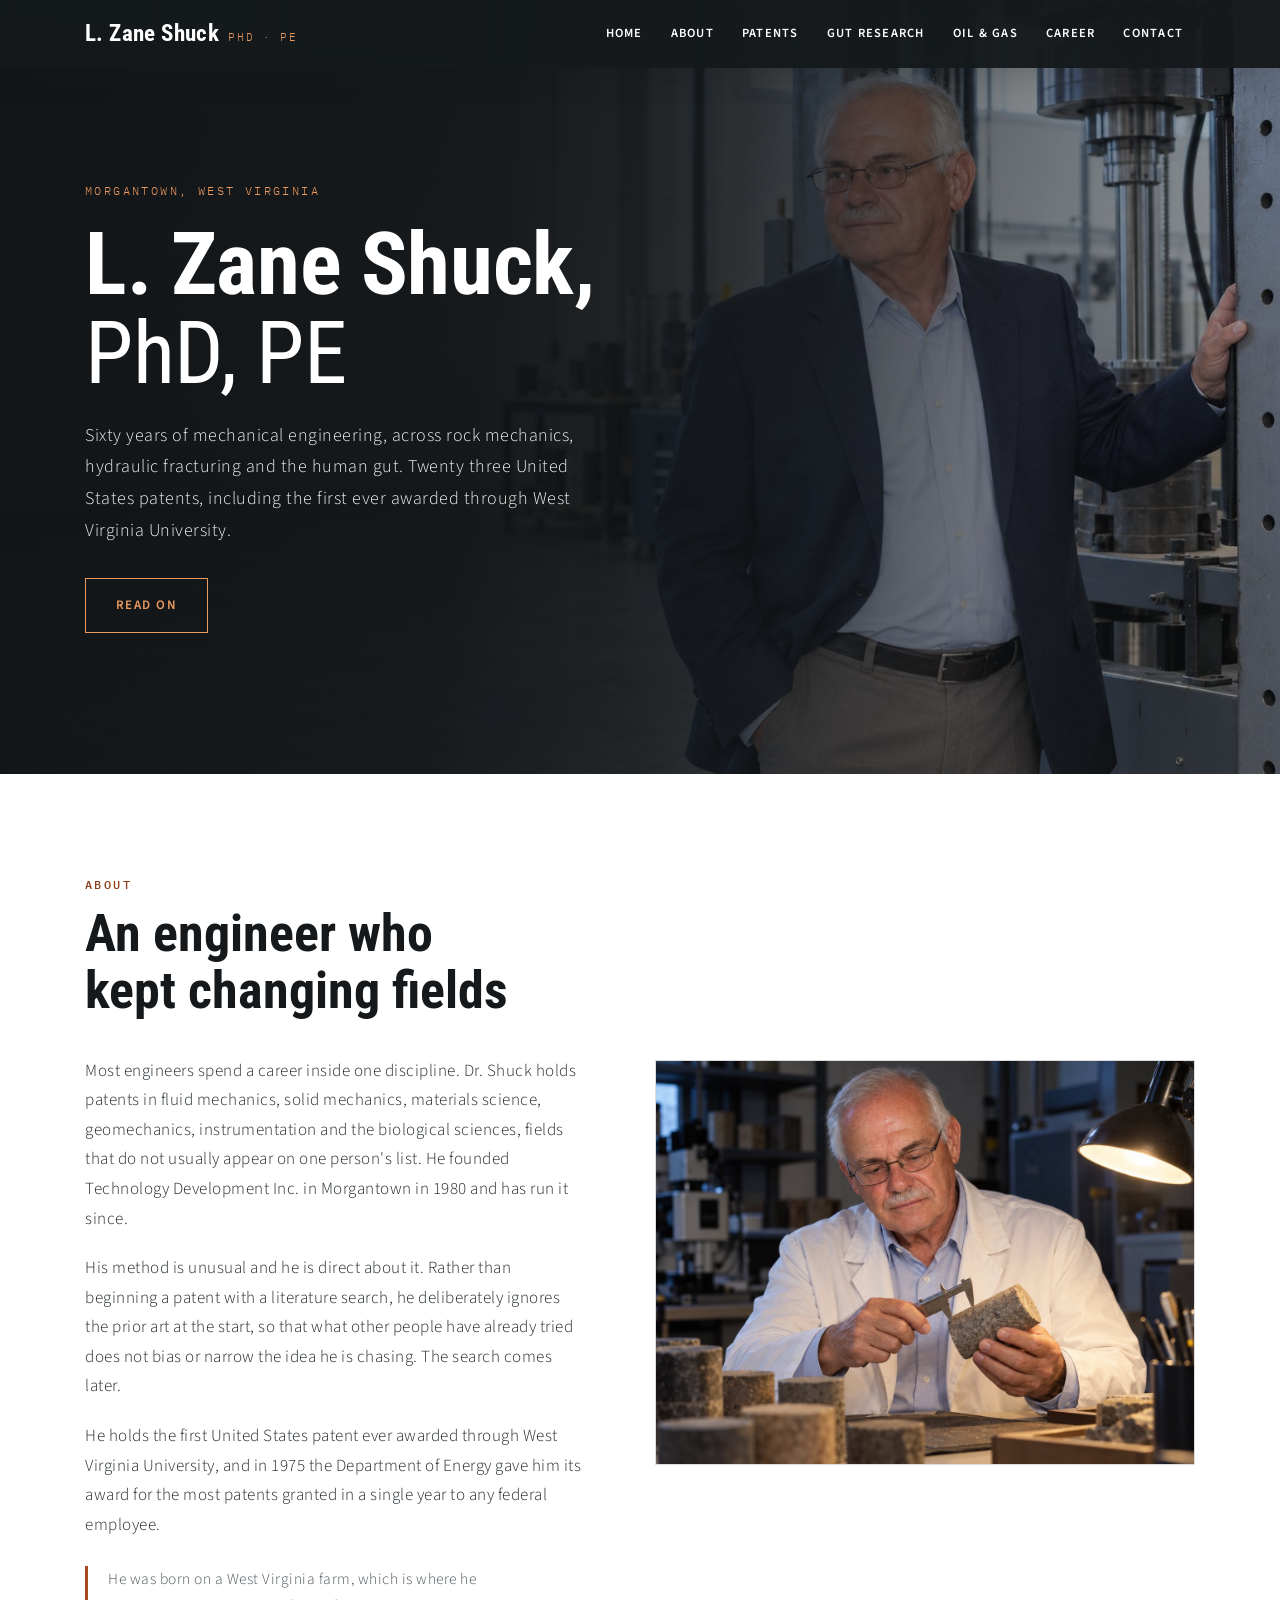
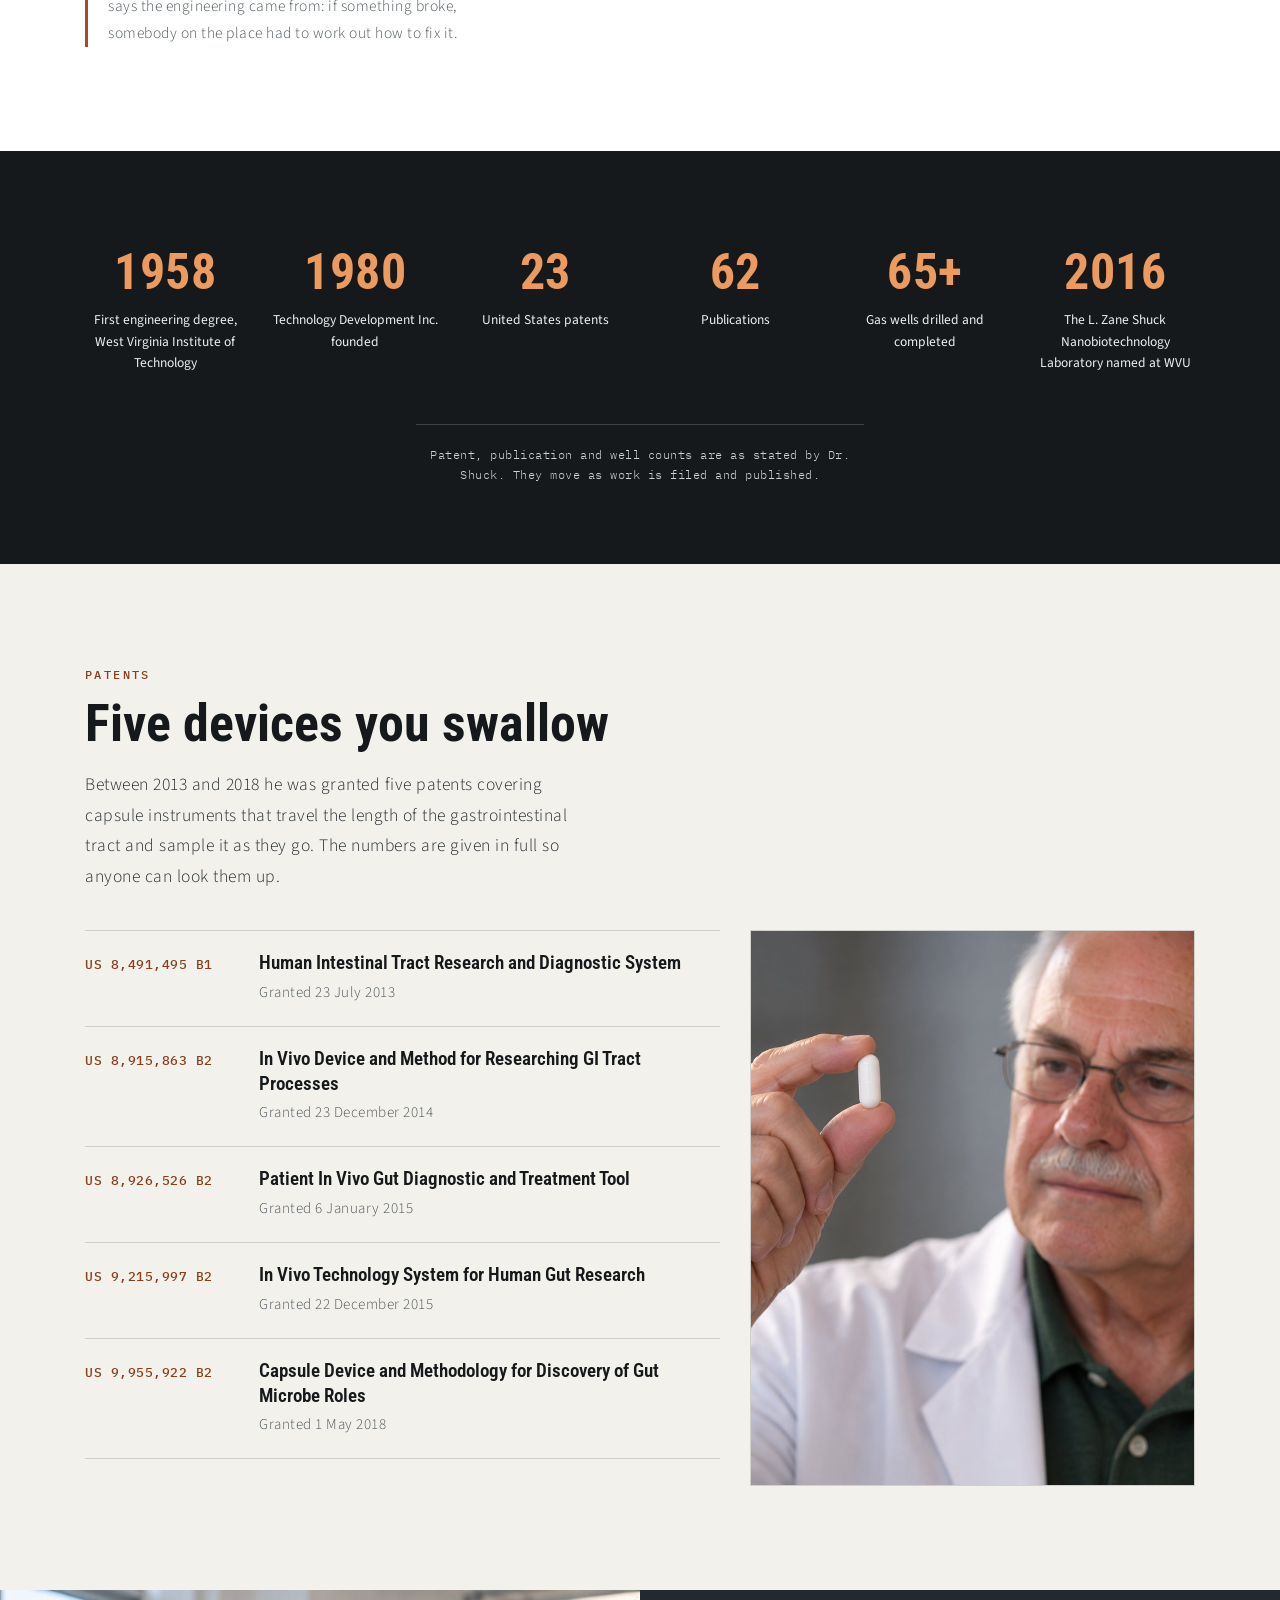
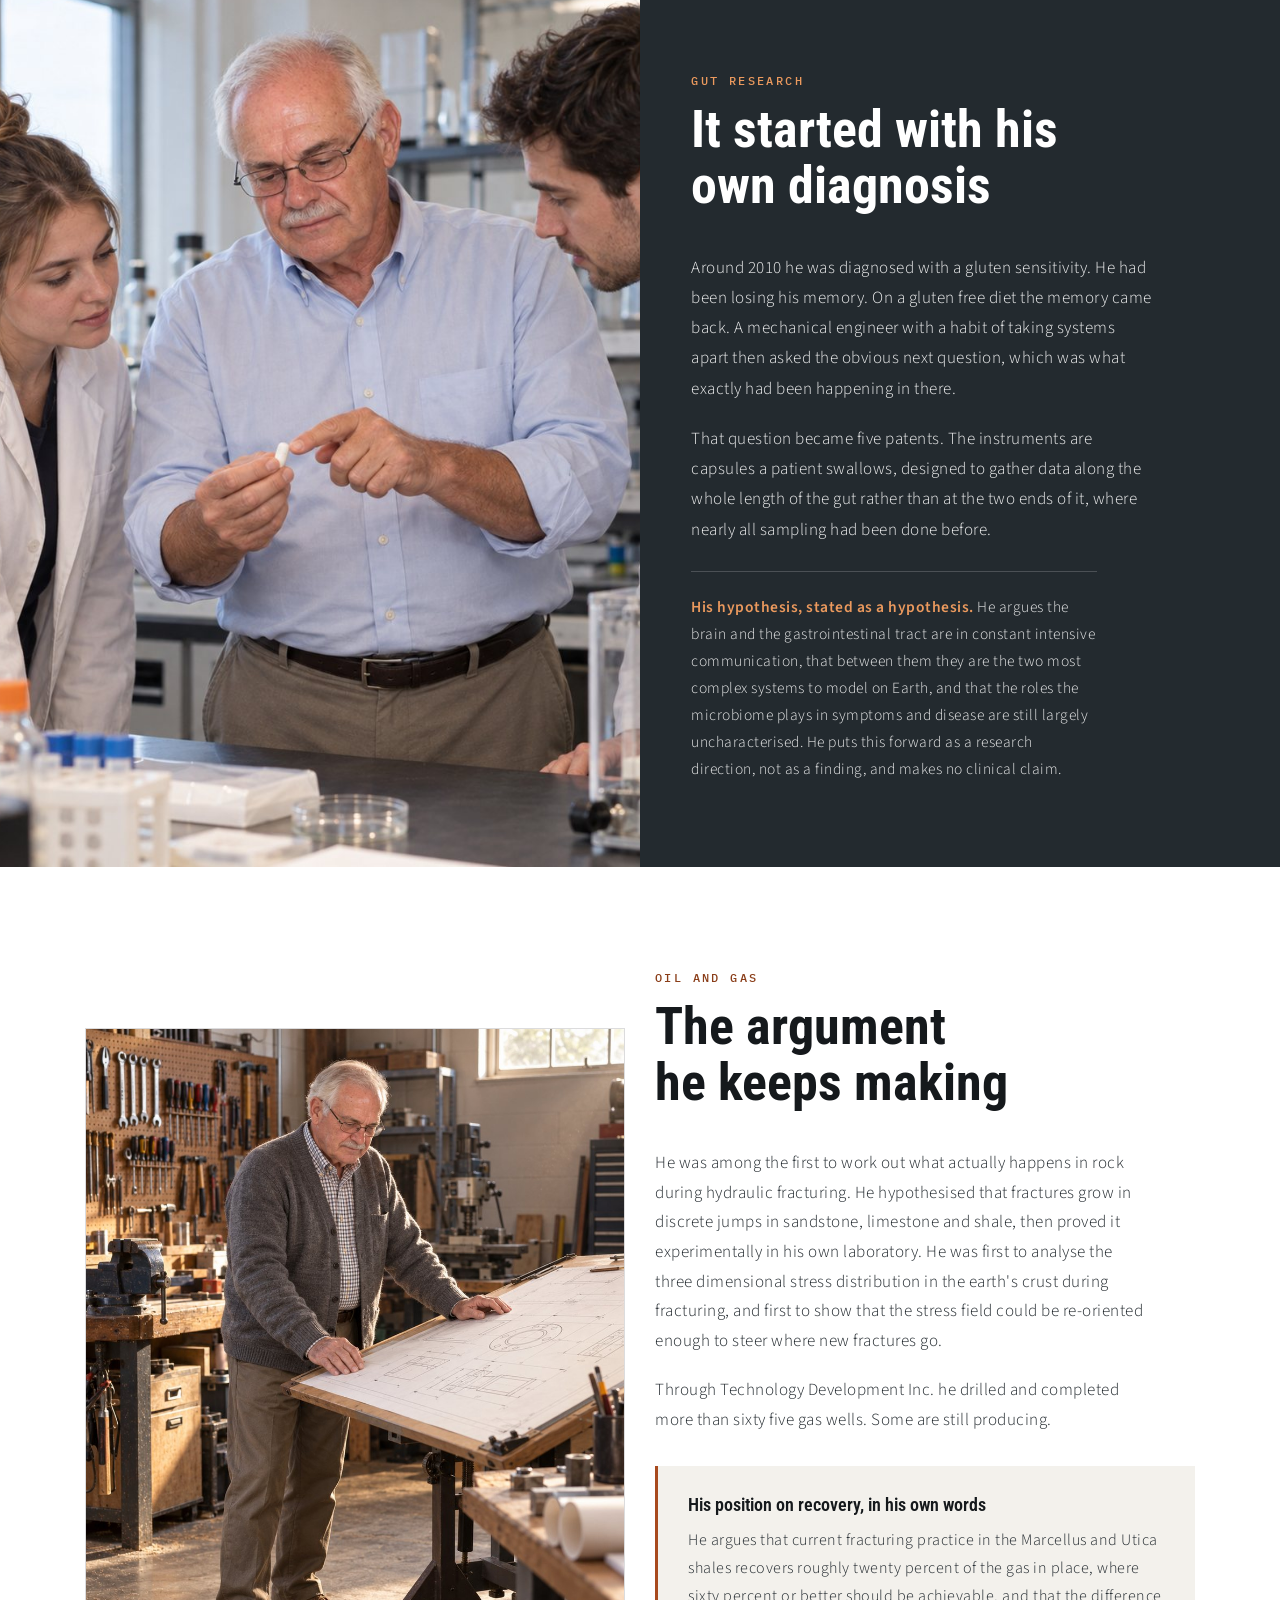
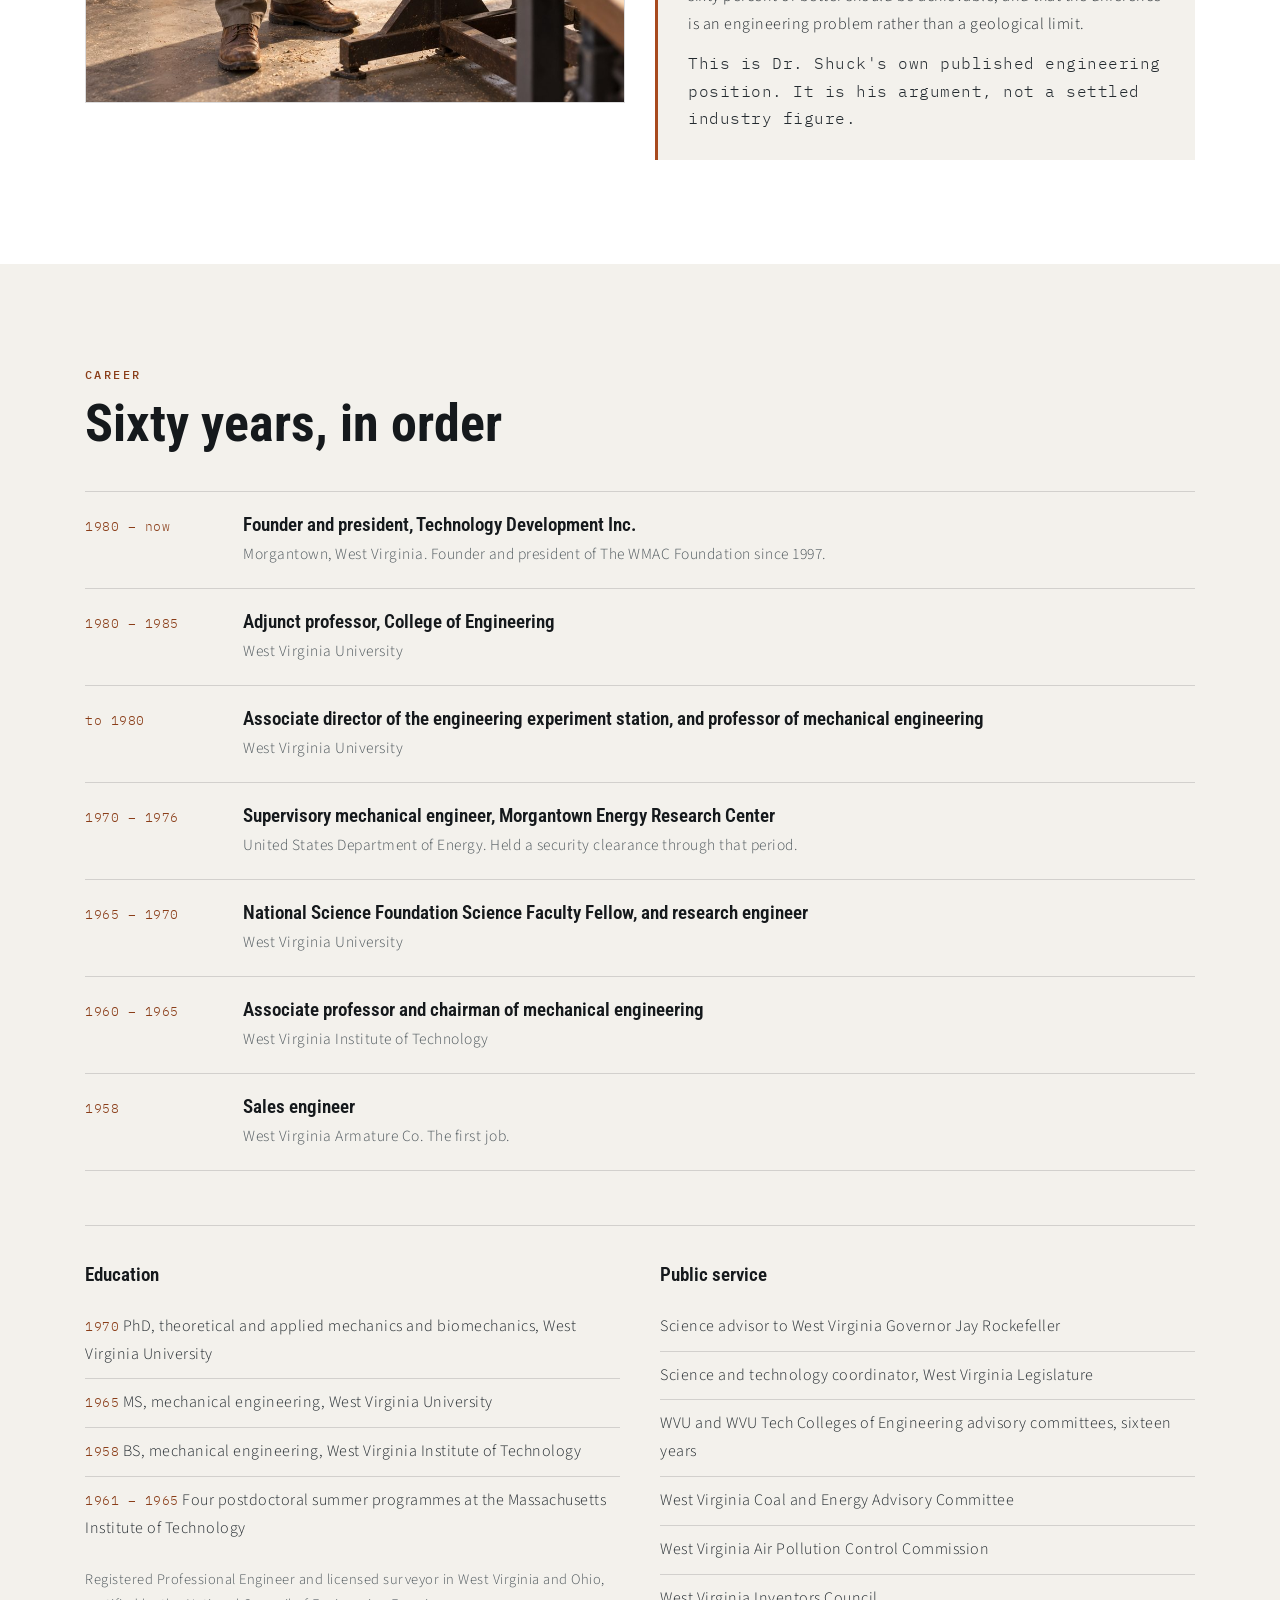
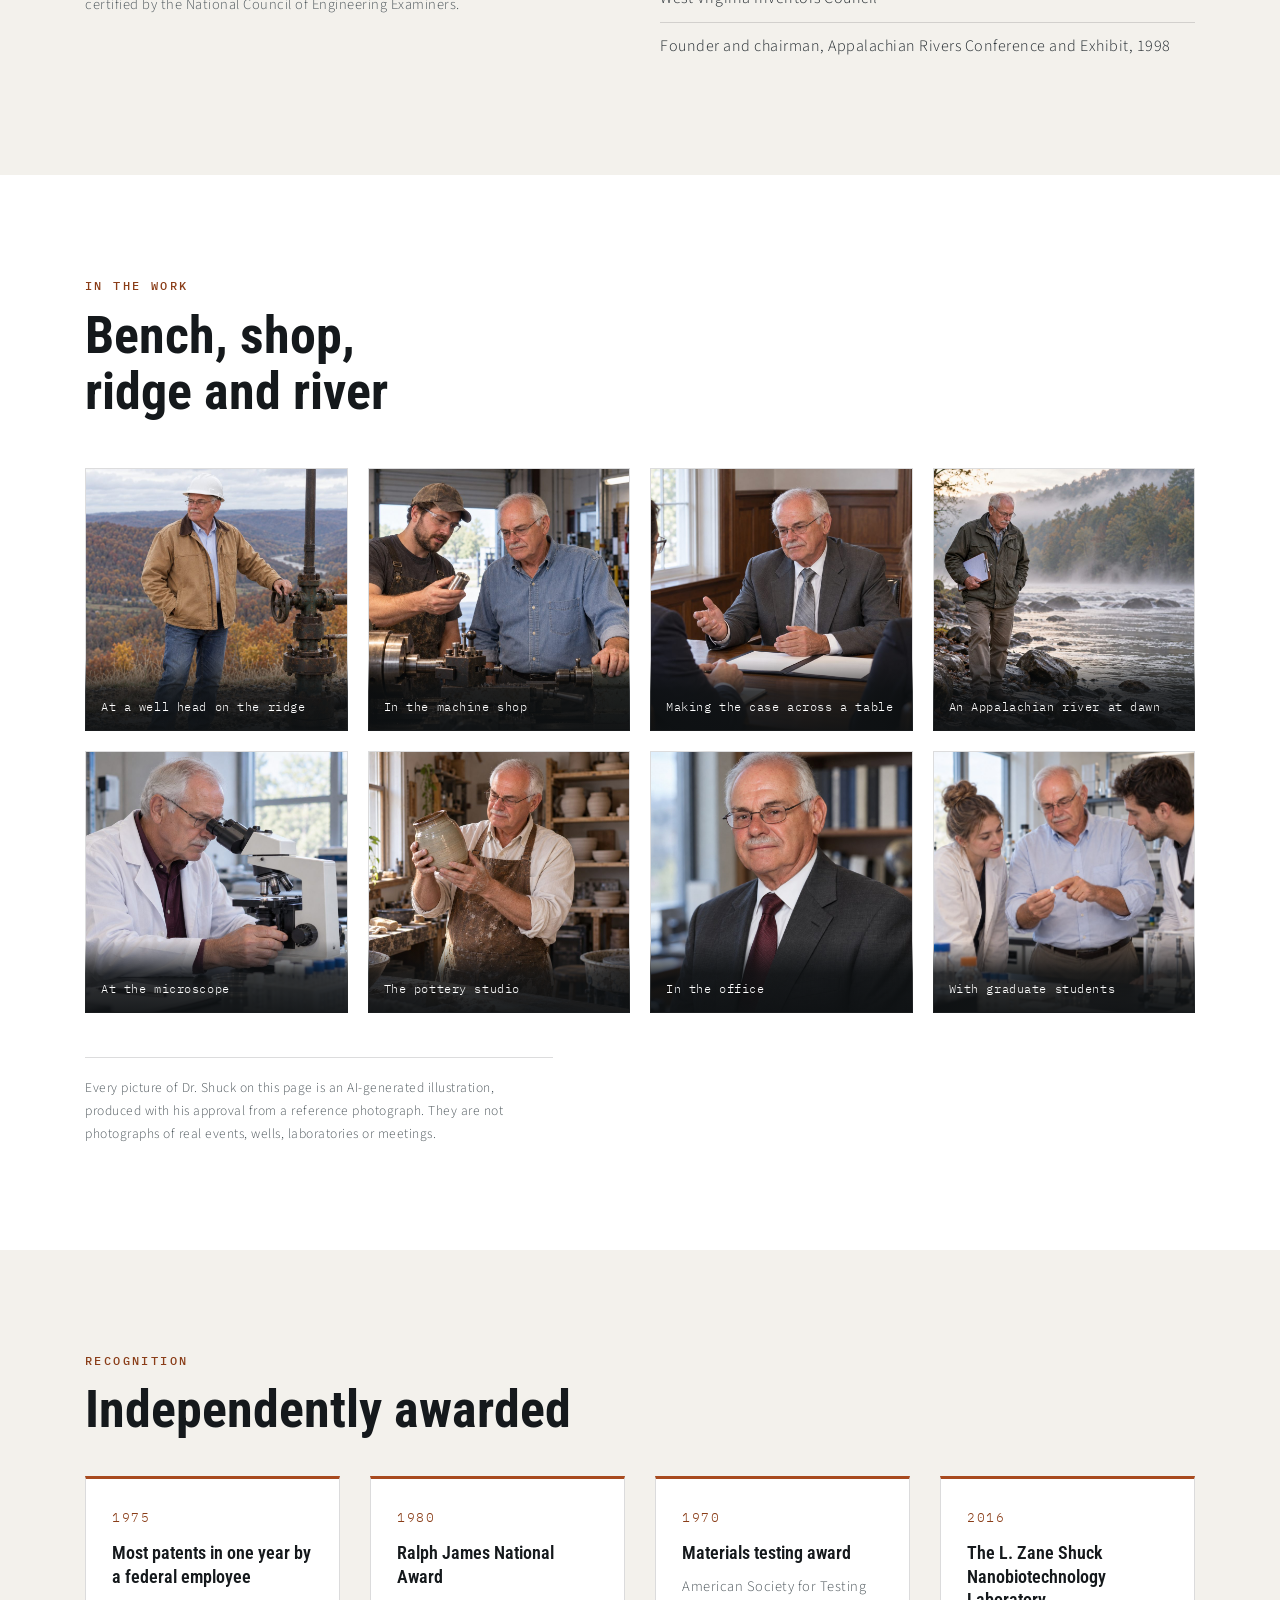
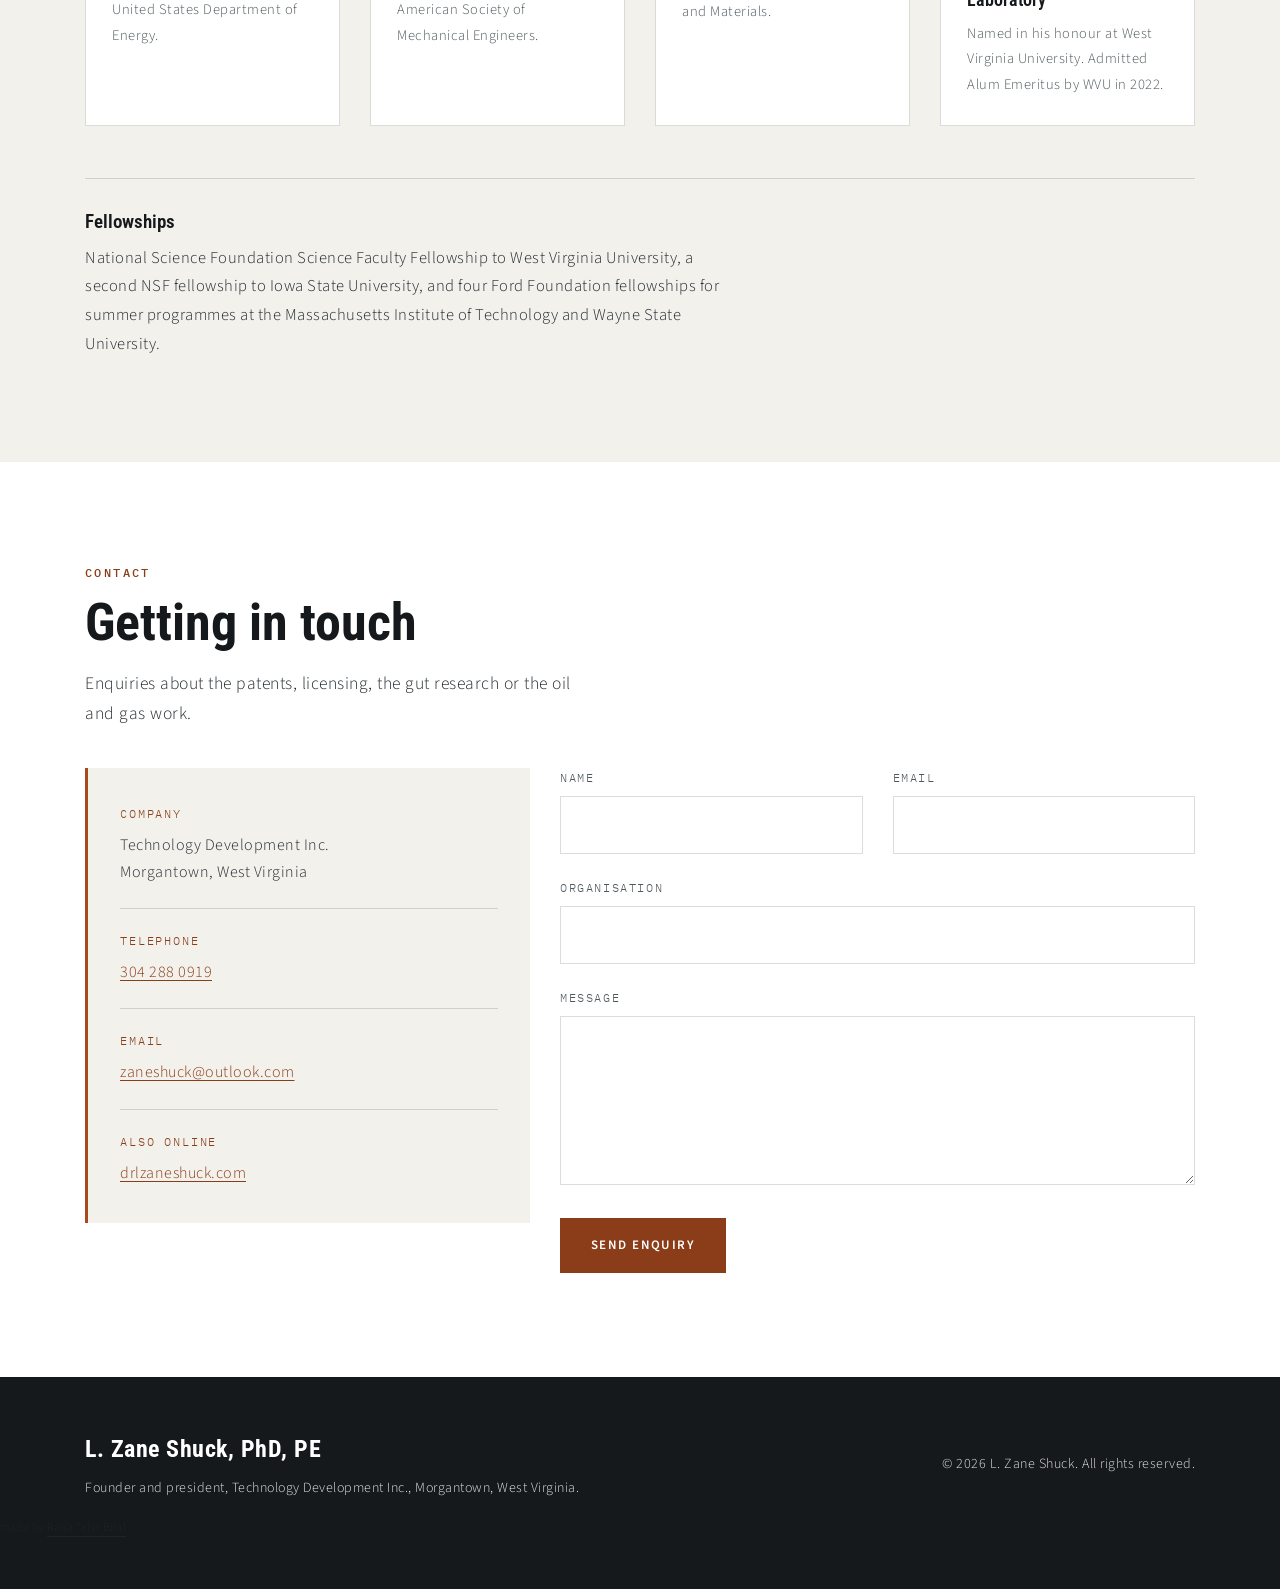
<file: index.html>
<!DOCTYPE html>
<html lang="en">
<head>
<meta charset="utf-8">
<meta content="width=device-width, initial-scale=1, shrink-to-fit=no" name="viewport">
<meta name="description" content="L. Zane Shuck, PhD, PE. Founder and president of Technology Development Inc., Morgantown, West Virginia. Sixty years of mechanical engineering, 23 United States patents, and five swallowable capsule devices for human gut research.">
<meta name="robots" content="noindex,nofollow">
<title>L. Zane Shuck, PhD, PE</title>
<link rel="icon" href="architect-studio/img/favicon.png">
<link rel="stylesheet" href="vendor/css/bundle.min.css">
<link rel="stylesheet" href="architect-studio/css/style.css">
<!-- Site stylesheet. Loads last so it wins the cascade. -->
<link rel="stylesheet" href="architect-studio/css/site.css">
</head>
<body>

<div class="zs-loader" id="zs-loader"><span class="zs-spin"></span></div>

<header>
  <nav class="zs-nav">
    <div class="container">
      <div class="zs-nav-row">
        <a href="#home" class="zs-logo scroll">
          <span class="zs-logo-name">L.&nbsp;Zane&nbsp;Shuck</span>
          <span class="zs-logo-post">PhD &middot; PE</span>
        </a>
        <ul class="zs-menu">
          <li><a class="scroll" href="#home">Home</a></li>
          <li><a class="scroll" href="#about">About</a></li>
          <li><a class="scroll" href="#patents">Patents</a></li>
          <li><a class="scroll" href="#gut">Gut Research</a></li>
          <li><a class="scroll" href="#energy">Oil &amp; Gas</a></li>
          <li><a class="scroll" href="#career">Career</a></li>
          <li><a class="scroll" href="#contact">Contact</a></li>
        </ul>
        <button class="zs-burger" id="zs-burger" aria-label="Open menu"><span></span><span></span><span></span></button>
      </div>
    </div>
  </nav>
  <div class="zs-side" id="zs-side">
    <button class="zs-side-close" id="zs-side-close" aria-label="Close menu">Close</button>
    <nav>
      <a class="scroll" href="#home">Home</a>
      <a class="scroll" href="#about">About</a>
      <a class="scroll" href="#patents">Patents</a>
      <a class="scroll" href="#gut">Gut Research</a>
      <a class="scroll" href="#energy">Oil &amp; Gas</a>
      <a class="scroll" href="#career">Career</a>
      <a class="scroll" href="#contact">Contact</a>
    </nav>
    <p class="zs-side-note">Technology Development Inc. &middot; Morgantown, West Virginia</p>
  </div>
</header>

<!-- Hero -->
<section id="home" class="zs-hero">
  <h2 class="d-none">L. Zane Shuck</h2>
  <div class="zs-hero-bg">
    <div class="zs-hero-inner">
      <div class="container">
        <div class="row">
          <div class="col-lg-7 col-md-9">
            <p class="zs-eyebrow">Morgantown, West Virginia</p>
            <h1 class="zs-h1">L. Zane Shuck, <span>PhD, PE</span></h1>
            <p class="zs-lede">Sixty years of mechanical engineering, across rock mechanics, hydraulic fracturing and the human gut. Twenty three United States patents, including the first ever awarded through West Virginia University.</p>
            <a href="#about" class="scroll zs-btn">Read on</a>
          </div>
        </div>
      </div>
    </div>
  </div>
</section>

<!-- About -->
<section id="about" class="zs-sec">
  <div class="container">
    <div class="row align-items-center">
      <div class="col-lg-6 col-md-12 md-mb-5">
        <div class="zs-title">
          <h5>About</h5>
          <h2>An engineer who kept changing fields</h2>
        </div>
        <p class="zs-body">Most engineers spend a career inside one discipline. Dr. Shuck holds patents in fluid mechanics, solid mechanics, materials science, geomechanics, instrumentation and the biological sciences, fields that do not usually appear on one person's list. He founded Technology Development Inc. in Morgantown in 1980 and has run it since.</p>
        <p class="zs-body">His method is unusual and he is direct about it. Rather than beginning a patent with a literature search, he deliberately ignores the prior art at the start, so that what other people have already tried does not bias or narrow the idea he is chasing. The search comes later.</p>
        <p class="zs-body">He holds the first United States patent ever awarded through West Virginia University, and in 1975 the Department of Energy gave him its award for the most patents granted in a single year to any federal employee.</p>
        <p class="zs-attrib">He was born on a West Virginia farm, which is where he says the engineering came from: if something broke, somebody on the place had to work out how to fix it.</p>
      </div>
      <div class="col-lg-6 col-md-12">
        <div class="zs-figure"><img src="architect-studio/img/core.jpg" alt="Examining a rock core sample at the bench"></div>
      </div>
    </div>
  </div>
</section>

<!-- Numbers -->
<section class="zs-stats">
  <h2 class="d-none">By the numbers</h2>
  <div class="container">
    <div class="row">
      <div class="col-lg-2 col-md-4 col-6 zs-stat"><p class="zs-stat-n">1958</p><h6>First engineering degree, West Virginia Institute of Technology</h6></div>
      <div class="col-lg-2 col-md-4 col-6 zs-stat"><p class="zs-stat-n">1980</p><h6>Technology Development Inc. founded</h6></div>
      <div class="col-lg-2 col-md-4 col-6 zs-stat"><p class="zs-stat-n">23</p><h6>United States patents</h6></div>
      <div class="col-lg-2 col-md-4 col-6 zs-stat"><p class="zs-stat-n">62</p><h6>Publications</h6></div>
      <div class="col-lg-2 col-md-4 col-6 zs-stat"><p class="zs-stat-n">65+</p><h6>Gas wells drilled and completed</h6></div>
      <div class="col-lg-2 col-md-4 col-6 zs-stat"><p class="zs-stat-n">2016</p><h6>The L. Zane Shuck Nanobiotechnology Laboratory named at WVU</h6></div>
    </div>
    <p class="zs-stats-note">Patent, publication and well counts are as stated by Dr. Shuck. They move as work is filed and published.</p>
  </div>
</section>

<!-- Patents -->
<section id="patents" class="zs-sec zs-patents">
  <div class="container">
    <div class="row"><div class="col-lg-9">
      <div class="zs-title">
        <h5>Patents</h5>
        <h2>Five devices you swallow</h2>
        <p>Between 2013 and 2018 he was granted five patents covering capsule instruments that travel the length of the gastrointestinal tract and sample it as they go. The numbers are given in full so anyone can look them up.</p>
      </div>
    </div></div>
    <div class="row align-items-start">
      <div class="col-lg-7 col-md-12 md-mb-5">
        <ul class="zs-pat">
          <li><span class="zs-pat-n">US 8,491,495 B1</span><div><h6>Human Intestinal Tract Research and Diagnostic System</h6><p>Granted 23 July 2013</p></div></li>
          <li><span class="zs-pat-n">US 8,915,863 B2</span><div><h6>In Vivo Device and Method for Researching GI Tract Processes</h6><p>Granted 23 December 2014</p></div></li>
          <li><span class="zs-pat-n">US 8,926,526 B2</span><div><h6>Patient In Vivo Gut Diagnostic and Treatment Tool</h6><p>Granted 6 January 2015</p></div></li>
          <li><span class="zs-pat-n">US 9,215,997 B2</span><div><h6>In Vivo Technology System for Human Gut Research</h6><p>Granted 22 December 2015</p></div></li>
          <li><span class="zs-pat-n">US 9,955,922 B2</span><div><h6>Capsule Device and Methodology for Discovery of Gut Microbe Roles</h6><p>Granted 1 May 2018</p></div></li>
        </ul>
      </div>
      <div class="col-lg-5 col-md-12">
        <div class="zs-figure zs-figure-tall"><img src="architect-studio/img/capsule.jpg" alt="Inspecting a capsule device"></div>
      </div>
    </div>
  </div>
</section>

<!-- Gut research -->
<section id="gut" class="zs-half">
  <h2 class="d-none">Gut research</h2>
  <div class="container-fluid">
    <div class="row align-items-stretch">
      <div class="col-lg-6 col-md-12 p-0 zs-half-img"><img src="architect-studio/img/students.jpg" alt="Explaining the capsule work to graduate students"></div>
      <div class="col-lg-6 col-md-12 p-0 zs-half-panel">
        <div class="zs-half-body">
          <div class="zs-title text-left">
            <h5>Gut research</h5>
            <h2>It started with his own diagnosis</h2>
          </div>
          <p class="zs-body-light">Around 2010 he was diagnosed with a gluten sensitivity. He had been losing his memory. On a gluten free diet the memory came back. A mechanical engineer with a habit of taking systems apart then asked the obvious next question, which was what exactly had been happening in there.</p>
          <p class="zs-body-light">That question became five patents. The instruments are capsules a patient swallows, designed to gather data along the whole length of the gut rather than at the two ends of it, where nearly all sampling had been done before.</p>
          <p class="zs-hypo"><b>His hypothesis, stated as a hypothesis.</b> He argues the brain and the gastrointestinal tract are in constant intensive communication, that between them they are the two most complex systems to model on Earth, and that the roles the microbiome plays in symptoms and disease are still largely uncharacterised. He puts this forward as a research direction, not as a finding, and makes no clinical claim.</p>
        </div>
      </div>
    </div>
  </div>
</section>

<!-- Energy -->
<section id="energy" class="zs-sec zs-energy">
  <div class="container">
    <div class="row align-items-center">
      <div class="col-lg-6 col-md-12 md-mb-5">
        <div class="zs-figure"><img src="architect-studio/img/workshop.jpg" alt="At the drafting table in his workshop"></div>
      </div>
      <div class="col-lg-6 col-md-12">
        <div class="zs-title text-left">
          <h5>Oil and gas</h5>
          <h2>The argument he keeps making</h2>
        </div>
        <p class="zs-body">He was among the first to work out what actually happens in rock during hydraulic fracturing. He hypothesised that fractures grow in discrete jumps in sandstone, limestone and shale, then proved it experimentally in his own laboratory. He was first to analyse the three dimensional stress distribution in the earth's crust during fracturing, and first to show that the stress field could be re-oriented enough to steer where new fractures go.</p>
        <p class="zs-body">Through Technology Development Inc. he drilled and completed more than sixty five gas wells. Some are still producing.</p>
        <div class="zs-claim">
          <h4>His position on recovery, in his own words</h4>
          <p>He argues that current fracturing practice in the Marcellus and Utica shales recovers roughly twenty percent of the gas in place, where sixty percent or better should be achievable, and that the difference is an engineering problem rather than a geological limit.</p>
          <p class="zs-claim-note">This is Dr. Shuck's own published engineering position. It is his argument, not a settled industry figure.</p>
        </div>
      </div>
    </div>
  </div>
</section>

<!-- Career -->
<section id="career" class="zs-sec zs-career">
  <div class="container">
    <div class="row"><div class="col-lg-9">
      <div class="zs-title"><h5>Career</h5><h2>Sixty years, in order</h2></div>
    </div></div>
    <div class="row"><div class="col-12">
      <ul class="zs-time">
        <li><span class="zs-yr">1980 &ndash; now</span><div><h6>Founder and president, Technology Development Inc.</h6><p>Morgantown, West Virginia. Founder and president of The WMAC Foundation since 1997.</p></div></li>
        <li><span class="zs-yr">1980 &ndash; 1985</span><div><h6>Adjunct professor, College of Engineering</h6><p>West Virginia University</p></div></li>
        <li><span class="zs-yr">to 1980</span><div><h6>Associate director of the engineering experiment station, and professor of mechanical engineering</h6><p>West Virginia University</p></div></li>
        <li><span class="zs-yr">1970 &ndash; 1976</span><div><h6>Supervisory mechanical engineer, Morgantown Energy Research Center</h6><p>United States Department of Energy. Held a security clearance through that period.</p></div></li>
        <li><span class="zs-yr">1965 &ndash; 1970</span><div><h6>National Science Foundation Science Faculty Fellow, and research engineer</h6><p>West Virginia University</p></div></li>
        <li><span class="zs-yr">1960 &ndash; 1965</span><div><h6>Associate professor and chairman of mechanical engineering</h6><p>West Virginia Institute of Technology</p></div></li>
        <li><span class="zs-yr">1958</span><div><h6>Sales engineer</h6><p>West Virginia Armature Co. The first job.</p></div></li>
      </ul>
    </div></div>

    <div class="row"><div class="col-12">
      <div class="zs-two">
        <div class="zs-col">
          <h4>Education</h4>
          <ul>
            <li><span class="zs-yr">1970</span> PhD, theoretical and applied mechanics and biomechanics, West Virginia University</li>
            <li><span class="zs-yr">1965</span> MS, mechanical engineering, West Virginia University</li>
            <li><span class="zs-yr">1958</span> BS, mechanical engineering, West Virginia Institute of Technology</li>
            <li><span class="zs-yr">1961 &ndash; 1965</span> Four postdoctoral summer programmes at the Massachusetts Institute of Technology</li>
          </ul>
          <p class="zs-small">Registered Professional Engineer and licensed surveyor in West Virginia and Ohio, certified by the National Council of Engineering Examiners.</p>
        </div>
        <div class="zs-col">
          <h4>Public service</h4>
          <ul>
            <li>Science advisor to West Virginia Governor Jay Rockefeller</li>
            <li>Science and technology coordinator, West Virginia Legislature</li>
            <li>WVU and WVU Tech Colleges of Engineering advisory committees, sixteen years</li>
            <li>West Virginia Coal and Energy Advisory Committee</li>
            <li>West Virginia Air Pollution Control Commission</li>
            <li>West Virginia Inventors Council</li>
            <li>Founder and chairman, Appalachian Rivers Conference and Exhibit, 1998</li>
          </ul>
        </div>
      </div>
    </div></div>
  </div>
</section>

<!-- Gallery -->
<section class="zs-sec zs-gallery-sec">
  <div class="container">
    <div class="row"><div class="col-lg-9">
      <div class="zs-title"><h5>In the work</h5><h2>Bench, shop, ridge and river</h2></div>
    </div></div>
    <div class="row zs-gallery">
      <div class="col-lg-3 col-md-4 col-sm-6 zs-plate"><img src="architect-studio/img/plate-1.jpg" alt="At a well head on the ridge"><span class="zs-plate-cap">At a well head on the ridge</span></div>
      <div class="col-lg-3 col-md-4 col-sm-6 zs-plate"><img src="architect-studio/img/plate-2.jpg" alt="In the machine shop"><span class="zs-plate-cap">In the machine shop</span></div>
      <div class="col-lg-3 col-md-4 col-sm-6 zs-plate"><img src="architect-studio/img/plate-3.jpg" alt="Making the case across a table"><span class="zs-plate-cap">Making the case across a table</span></div>
      <div class="col-lg-3 col-md-4 col-sm-6 zs-plate"><img src="architect-studio/img/plate-4.jpg" alt="An Appalachian river at dawn"><span class="zs-plate-cap">An Appalachian river at dawn</span></div>
      <div class="col-lg-3 col-md-4 col-sm-6 zs-plate"><img src="architect-studio/img/plate-5.jpg" alt="At the microscope"><span class="zs-plate-cap">At the microscope</span></div>
      <div class="col-lg-3 col-md-4 col-sm-6 zs-plate"><img src="architect-studio/img/plate-6.jpg" alt="The pottery studio"><span class="zs-plate-cap">The pottery studio</span></div>
      <div class="col-lg-3 col-md-4 col-sm-6 zs-plate"><img src="architect-studio/img/portrait.jpg" alt="In the office"><span class="zs-plate-cap">In the office</span></div>
      <div class="col-lg-3 col-md-4 col-sm-6 zs-plate"><img src="architect-studio/img/students.jpg" alt="With graduate students"><span class="zs-plate-cap">With graduate students</span></div>
    </div>
    <p class="zs-plate-note">Every picture of Dr. Shuck on this page is an AI-generated illustration, produced with his approval from a reference photograph. They are not photographs of real events, wells, laboratories or meetings.</p>
  </div>
</section>

<!-- Recognition -->
<section class="zs-sec zs-recog">
  <div class="container">
    <div class="row"><div class="col-lg-9">
      <div class="zs-title"><h5>Recognition</h5><h2>Independently awarded</h2></div>
    </div></div>
    <div class="row">
      <div class="col-lg-3 col-md-6 zs-rcol"><div class="zs-rcard"><span class="zs-ryear">1975</span><h4>Most patents in one year by a federal employee</h4><p>United States Department of Energy.</p></div></div>
      <div class="col-lg-3 col-md-6 zs-rcol"><div class="zs-rcard"><span class="zs-ryear">1980</span><h4>Ralph James National Award</h4><p>American Society of Mechanical Engineers.</p></div></div>
      <div class="col-lg-3 col-md-6 zs-rcol"><div class="zs-rcard"><span class="zs-ryear">1970</span><h4>Materials testing award</h4><p>American Society for Testing and Materials.</p></div></div>
      <div class="col-lg-3 col-md-6 zs-rcol"><div class="zs-rcard"><span class="zs-ryear">2016</span><h4>The L. Zane Shuck Nanobiotechnology Laboratory</h4><p>Named in his honour at West Virginia University. Admitted Alum Emeritus by WVU in 2022.</p></div></div>
    </div>
    <div class="row"><div class="col-12">
      <div class="zs-fellow">
        <h4>Fellowships</h4>
        <p>National Science Foundation Science Faculty Fellowship to West Virginia University, a second NSF fellowship to Iowa State University, and four Ford Foundation fellowships for summer programmes at the Massachusetts Institute of Technology and Wayne State University.</p>
      </div>
    </div></div>
  </div>
</section>

<!-- Contact -->
<section id="contact" class="zs-sec zs-contact">
  <div class="container">
    <div class="row"><div class="col-lg-9">
      <div class="zs-title"><h5>Contact</h5><h2>Getting in touch</h2><p>Enquiries about the patents, licensing, the gut research or the oil and gas work.</p></div>
    </div></div>
    <div class="row">
      <div class="col-lg-5 col-md-12 md-mb-5">
        <div class="zs-contact-card">
          <div class="zs-ci"><span class="zs-ci-label">Company</span><p>Technology Development Inc.<br>Morgantown, West Virginia</p></div>
          <div class="zs-ci"><span class="zs-ci-label">Telephone</span><p><a href="tel:+13042880919">304&nbsp;288&nbsp;0919</a></p></div>
          <div class="zs-ci"><span class="zs-ci-label">Email</span><p><a href="mailto:zaneshuck@outlook.com">zaneshuck@outlook.com</a></p></div>
          <div class="zs-ci"><span class="zs-ci-label">Also online</span><p><a href="https://www.drlzaneshuck.com" target="_blank" rel="noopener">drlzaneshuck.com</a></p></div>
        </div>
      </div>
      <div class="col-lg-7 col-md-12">
        <!-- The form posts to FormSubmit, addressed to the email he gave on his order
             form. FormSubmit requires the recipient to click a one-time activation
             link on the first submission. Until that is clicked the endpoint holds
             rather than delivers. Confirm activation before announcing the site. -->
        <form class="zs-form" action="https://formsubmit.co/lzaneshuck@gmail.com" method="POST">
          <input type="hidden" name="_subject" value="Enquiry from zane-shuck site">
          <input type="hidden" name="_captcha" value="false">
          <input type="hidden" name="_template" value="table">
          <input type="text" name="_honey" style="display:none">
          <div class="row">
            <div class="col-md-6"><label for="zs-name">Name</label><input id="zs-name" type="text" name="name" required></div>
            <div class="col-md-6"><label for="zs-email">Email</label><input id="zs-email" type="email" name="email" required></div>
            <div class="col-md-12"><label for="zs-org">Organisation</label><input id="zs-org" type="text" name="organisation"></div>
            <div class="col-md-12"><label for="zs-msg">Message</label><textarea id="zs-msg" name="message" rows="5" required></textarea></div>
            <div class="col-md-12"><button type="submit" class="zs-btn zs-btn-solid">Send enquiry</button></div>
          </div>
        </form>
      </div>
    </div>
  </div>
</section>

<footer class="zs-footer">
  <div class="container">
    <div class="row align-items-center">
      <div class="col-md-8">
        <p class="zs-foot-name">L. Zane Shuck, PhD, PE</p>
        <p class="zs-foot-note">Founder and president, Technology Development Inc., Morgantown, West Virginia.</p>
      </div>
      <div class="col-md-4 text-md-right">
        <p class="zs-foot-note">&copy; <span id="zs-year">2026</span> L. Zane Shuck. All rights reserved.</p>
      </div>
    </div>
  </div>

<p style="margin:18px 0 0;font-size:12px;line-height:1.5;opacity:.6;letter-spacing:.02em">made by <a href="https://ranatahirbilal.com" rel="nofollow noopener" target="_blank" style="color:inherit;text-decoration:none;border-bottom:1px solid currentColor">Rana Tahir Bilal</a></p>
</footer>

<script src="vendor/js/bundle.min.js"></script>
<script src="architect-studio/js/site.js"></script>
</body>
</html>
</file>
<file: architect-studio/css/style.css>
/* ===================================
    About
====================================== */

/*
    Theme Name: MegaOne
    Theme URI:
    Author: Themes Industry
    Author URI:
    Description: One Page Parallax Template
    Tags: one page, multipurpose, parallax, creative, html5

 */

/* ===================================
    Table of Content
====================================== */


/*  - Fonts
    - General
    - Fonts
    - Social Icon Hover
    - Header And Navigation
    - Slider
    - About
    - Team
    - Portfolio
    - Price
    - Parallax
    - Testimonial
    - Client
    - Blog
    - Contact
    - Map
    - Footer
    - Loader
    - Media Queries   */


/* ===================================
    Google font
====================================== */

@import url('https://fonts.googleapis.com/css?family=Roboto:300,300i,500&display=swap');
@import url('https://fonts.googleapis.com/css?family=Oswald:300,500,700&display=swap');


/* ===================================
    Scrollbar
====================================== */

::-webkit-scrollbar {
    width: 8px;
}
::-webkit-scrollbar-track {
    width: 12px;
    background:white;
    border-left: 0 solid white;
    border-right: 0 solid white;
}
::-webkit-scrollbar-thumb {
    background: #ffc107;
    width: 0;
    height: 25%;
    transition: .5s ease;
    cursor: pointer;
}
/* ===================================
    General
====================================== */
body{
    position: relative;
}

body {font-family: 'Roboto', sans-serif; font-size: 16px;color: #2b2b2b;font-weight:300;line-height:25px;width: 100%; overflow-x: hidden}
.h1, .h2, .h3, .h4, .h5, .h6, h1, h2, h3, h4, h5, h6 {line-height: 1.2; font-weight: 500; font-family: 'Roboto', sans-serif;margin-bottom: 0}
a, *::before, *::after, img, span, input, button, .navbar, .fixedmenu, .tp-bullet, .owl-dot, .owl-prev, .owl-next {transition: ease-in-out 0.2s;-webkit-transition: ease-in-out 0.2s;-moz-transition: ease-in-out 0.2s;-ms-transition: ease-in-out 0.2s;-o-transition: ease-in-out 0.2s;}
section,.section-padding {position: relative;overflow: hidden;}
a {color:inherit;text-decoration: none;}
.btn.focus, .btn:focus{-webkit-box-shadow: none;box-shadow: none;}
p:last-child{margin-bottom: 0 !important;}
.fa, .far, .fas{display: inline;}
a:active, a:hover{color: #fed51b;}
.hidden{display: none;}
ul{margin-bottom: 0;}
ul{margin-bottom: 0;}

/* transition none */
.no-transition *{transition-timing-function:initial; -moz-transition-timing-function:initial; -webkit-transition-timing-function:initial; -o-transition-timing-function:initial; -ms-transition-timing-function:initial; transition-duration: 0s; -moz-transition-duration: 0s; -webkit-transition-duration: 0s; -o-transition-duration: 0s; -ms-transition-duration: 0s;}

/* overlay */
.bg-overlay{position: absolute;top: 0;left: 0;width: 100%;height: 100%;}

/* opacity */
.opacity-3{opacity: .3;}
.opacity-4{opacity: .4;}
.opacity-5{opacity: .5;}
.opacity-6{opacity: .6;}
.opacity-7{opacity: .7;}
.opacity-8{opacity: .8;}
.opacity-9{opacity: .9;}

/* button */
.btn {-webkit-appearance: initial; overflow: hidden;position: -webkit-sticky;position: sticky; z-index: 2; display:inline-block; font-size: 17px; border:2px solid transparent; letter-spacing: .5px; line-height: inherit; border-radius: 0; text-transform:capitalize; width: auto;font-family: 'Roboto', sans-serif; font-weight: 500; -webkit-transition: all .5s ease;-o-transition: all .5s ease !important;transition: all .5s ease !important;}
/* button size */


/*Max Width*/
.parallax-disable{
    background-repeat: no-repeat !important;
    background-size: cover !important;
    background-position: center center !important;
}
.position-relative{
    position: relative;
}
.left-overlay{
    position: absolute;
    left: 0;
    right: 60%;
    top: 0;
    bottom: 0;
}
.right-overlay{
    position: absolute;
    left: 50%;
    right: 0;
    top: 0;
    bottom: 0;
}
/*icon text bover */
.facebook-text-hvr:hover{color:#4267B2 !important;}
.twitter-text-hvr:hover{color:#1DA1F2 !important;}
.instagram-text-hvr:hover{color: #fc9c2c !important;}
.linkedin-text-hvr:hover{color:#0077B5 !important;}
.pinterest-text-hvr:hover{color:#BD081C !important;}
.google-text-hvr:hover{color:#DB4437 !important;}
.youtube-text-hvr:hover{color: #e30f0f !important;}

/* ===================================
      Custom css
  ==================================== */
/* transition none */
.no-transition *{transition-timing-function:initial; -moz-transition-timing-function:initial; -webkit-transition-timing-function:initial; -o-transition-timing-function:initial; -ms-transition-timing-function:initial; transition-duration: 0s; -moz-transition-duration: 0s; -webkit-transition-duration: 0s; -o-transition-duration: 0s; -ms-transition-duration: 0s;}

.color-lines .row{
    height: 25px;
}
.color-line-overlay{
    position: absolute;
    right: 0;
    top:0;
    height: 25px;
    left: 50%;
    background-color: #202020;
}
.bg-color{
    background-color: #202020;
}
.padding-top{
    padding-top: 120px;
}
.padding-bottom{
    padding-bottom: 120px;
 }
.form-control:focus {
    box-shadow: none;
}
.heading{
    color: #FFFFFF;
    font-family: Oswald, sans-serif;
    font-size: 60px;
    font-weight: 700;
    margin-bottom: 50px;
}

.text{
    color: #FFFFFF;
    font-family: Roboto, sans-serif;
    font-size: 16px;
    font-weight: 300;
}
.text-black{
    color: #202020;
}
.text-yellow{
    color: #fed51b !important;
}
.heading span{
    display: block;
}
.white-trans-btn{
    border: solid 1px #FFFFFF;
    color: #FFFFFF;
    font-weight: 400;
    padding: 8px 35px;
    background-color: transparent;
    transition: .5s ease;
    font-size: 14px;
    font-family: Roboto, sans-serif;
}
.white-trans-btn:hover{
    background-color: #FFFFFF;
    color: #202020;
}

.yellow-btn{
    border: solid 1px #fed51b;
    color: #202020;
    font-weight: 400;
    padding: 8px 35px;
    background-color: #fed51b;
    font-size: 14px;
    font-family: Roboto, sans-serif;

    border-radius: 0.5em;
    text-transform: uppercase;
    letter-spacing: 0.1em;
    text-align: center;
    position: relative;
    overflow: hidden;
    z-index: 1;
    transition: .8s ease;
    text-decoration: none;
    cursor: pointer;
}
.yellow-btn:hover{
    border:solid 1px #202020;
    color: #FFFFFF;
}
.yellow-btn span {
    cursor: pointer;
    position: absolute;
    width: 25%;
    height: 100%;
    background-color: #202020;
    transform: translateY(150%);
    border-radius: 50%;
    transition: 0.5s;
    z-index: -1;
}

.white-trans-btn{
    border: solid 1px #ffffff;
    color: #ffffff;
    font-weight: 400;
    padding: 8px 35px;
    background-color: transparent;
    font-size: 14px;
    font-family: Roboto, sans-serif;

    border-radius: 0.5em;
    text-transform: uppercase;
    letter-spacing: 0.1em;
    text-align: center;
    position: relative;
    overflow: hidden;
    z-index: 1;
    transition: .8s ease;
    text-decoration: none;
    cursor: pointer;
}
.white-trans-btn:hover{
    border:solid 1px #fed51b;
    background-color: transparent;
    color: #FFFFFF;
}
.white-trans-btn span {
    cursor: pointer;
    position: absolute;
    width: 25%;
    height: 100%;
    background-color: #fed51b;
    transform: translateY(150%);
    border-radius: 50%;
    transition: 0.5s;
    z-index: -1;
}

.black-btn{
    border: solid 1px #202020;
    color: #FFFFFF;
    font-weight: 400;
    padding: 8px 35px;
    background-color: #202020;
    font-size: 14px;
    font-family: Roboto, sans-serif;

    border-radius: 0.5em;
    letter-spacing: 0.1em;
    text-align: center;
    position: relative;
    overflow: hidden;
    z-index: 1;
    transition: .8s ease;
    text-decoration: none;
    cursor: pointer;
}
.black-btn:hover{
    border:solid 1px #fed51b;
    color: #FFFFFF;
}
.black-btn span {
    position: absolute;
    width: 25%;
    height: 100%;
    background-color: #fed51b;
    transform: translateY(150%);
    border-radius: 50%;
    transition: 0.5s;
    z-index: -1;
}

.anim-btn {
    border: 1px solid #202020;
    border-radius: 0.5em;
    text-transform: uppercase;
    letter-spacing: 0.1em;
    text-align: center;
    position: relative;
    overflow: hidden;
    z-index: 1;
    background-color: transparent;
    color: #202020;
    font-size: 13px;
    padding: 10px 30px 10px 30px;
    transition: .8s ease;
    font-family: 'Roboto', sans-serif;
    font-weight: 500;
    text-decoration: none;
}
.anim-btn:hover{
    border:solid 1px #202020;
}
.anim-btn span {
    position: absolute;
    width: 25%;
    height: 100%;
    background-color: #202020;
    transform: translateY(150%);
    border-radius: 50%;
    transition: 0.5s;
    z-index: -1;
}

.anim-btn:hover {
    color: #ffffff;
}

.anim-btn:hover span ,.black-btn:hover span,.yellow-btn:hover span,.white-trans-btn:hover span{
    transform: translateY(0) scale(3.12);
}

.anim-btn span:nth-child(1) ,.black-btn span:nth-child(1) ,.yellow-btn span:nth-child(1),.white-trans-btn:hover span:nth-child(1) {
    left: calc((1 - 1) * 25%);
    transition-delay: calc((1 - 1) * 0.1s);
}

.anim-btn span:nth-child(2)  ,.black-btn span:nth-child(2) ,.yellow-btn span:nth-child(2),.white-trans-btn:hover span:nth-child(2){
    left: calc((2 - 1) * 25%);
    transition-delay: calc((2 - 1) * 0.1s);
}

.anim-btn span:nth-child(3) ,.black-btn span:nth-child(3),.yellow-btn span:nth-child(3),.white-trans-btn:hover span:nth-child(3){
    left: calc((3 - 1) * 25%);
    transition-delay: calc((3 - 1) * 0.1s);
}

.anim-btn span:nth-child(4) ,.black-btn span:nth-child(4) ,.yellow-btn span:nth-child(4),.white-trans-btn:hover span:nth-child(4) {
    left: calc((4 - 1) * 25%);
    transition-delay: calc((4 - 1) * 0.1s);
}
.anim-btn span:nth-child(5) ,.black-btn span:nth-child(5) ,.yellow-btn span:nth-child(5),.white-trans-btn:hover span:nth-child(5){
    left: calc((5 - 1) * 25%);
    transition-delay: calc((5 - 1) * 0.1s);
}

/* ===================================
    Cursor
====================================== */

.magic{
    display: none !important;
}
.aimated-cursor {
    position: absolute;
    left: 0;
    display: none;
    top: 0;
    width: 30px;
    height: 30px;
    pointer-events: none;
    z-index: 10000;
    -webkit-transition: opacity 0.2s ease-in-out 0.5s;
    -o-transition: opacity 0.2s ease-in-out 0.5s;
    transition: opacity 0.2s ease-in-out 0.5s;
}

.cursor-light:hover ~ .aimated-cursor{
    display: inline-block;
    z-index: 9999999;
}
.cursor {
    position: fixed;
    -webkit-transform: translate(-50%, -50%);
    -ms-transform: translate(-50%, -50%);
    transform: translate(-50%, -50%);
    width: 30px;
    height: 30px;
    border: 2px solid rgb(32, 32, 32);
    /*border: 2px solid rgb(0, 0, 0);*/
    border-radius: 50%;
    pointer-events: none;
    opacity: 1;
    -webkit-box-sizing: border-box;
    box-sizing: border-box;
    z-index: 999999999;
}



/*slider social*/

.slider-social{
    position: absolute;
    left: 6%;
    top: 50%;
    transform: translateY(-50%);
    z-index: 11;
}
.side-nav-menu .slider-social {
    right: auto;
}
.slider-social li{

    list-style: none;
}

.slider-social a {
    /*display: block;*/
    color: #202020;
    width: 40px;
    height: 40px;
    text-align: center;
    display: flex;
    justify-content: center;
    align-items: center;
    line-height: 30px;
    border-radius: 50px;
    font-size: 18px;
    margin-bottom: 5px;
    border: 1px solid transparent;
    -webkit-transition: background-color .2s ease-in-out;
    -moz-transition: background-color .2s ease-in-out;
    -o-transition: background-color .2s ease-in-out;
    transition: background-color .2s ease-in-out;
}




/* ===================================
        Header
   ====================================== */

/*main navigation*/
header .simple-nav-logo{
    /*background-color: #202020;*/
    /*padding: 35px 10px 40px 10px;*/
    margin-right: 0;
    text-align: center;
    /*position: relative;*/
    /*z-index: 111;*/
}
header .fixed-nav-logo{
    display: none;
}
header .navbar-brand img{
    max-width: 80%;
}
header .main-navigation{
    padding-top: 30px;
    padding-bottom: 30px;
}
header .main-navigation .navbar{
    padding: 0;
}
header .main-navigation nav .navbar-nav .nav-item{
    display: inline-block;
    margin-left: 20px;
}
header .main-navigation nav .navbar-nav .nav-item .nav-link{
    padding-top: 0;
    color: #202020;
    font-family: Oswald, sans-serif;
    font-size: 16px;
    font-weight: 500;
    transition: .5s ease;
}
header .main-navigation nav .navbar-nav .nav-item .nav-link span{
    font-weight: 300;
    font-size: 36px;
    display: inline-block;
    color: #202020;
    opacity: .3;
}
header .main-navigation nav .navbar-nav .nav-item .nav-link span.num-nav{
    min-width: 20px;
}
header .main-navigation nav .navbar-nav .nav-item .nav-link span:last-child{
    margin-right: 5px;
}
header .main-navigation nav .navbar-nav .nav-item .nav-link:hover{
    /*color: #fed51b;*/
}
header .main-navigation nav .navbar-nav .nav-item .nav-link.active span{
    color: #fed51b;
    opacity: 1;
}


/* ===================================
         header appear css
====================================== */
.header-appear{
    position: fixed;
    left: 0;
    right: 0;
    top:0;
    z-index: 1111;
    background-color: #FFFFFF;
    -webkit-animation-name: animationFade;
    animation-name: animationFade;
    -webkit-animation-duration: 1s;
    animation-duration: 1s;
    -webkit-animation-fill-mode: both;
    animation-fill-mode: both;
    -webkit-box-shadow: 0 10px 10px -10px rgba(0, 0, 0, 0.35);
    box-shadow: 0 10px 10px -10px rgba(0, 0, 0, 0.35);
}
.header-appear .upper-nav{
    display: none;
}
.header-appear .color-lines .color-line-overlay{
    left: 0;
    background-color: #fed51b;
}
.header-appear .color-lines .bg-color{
    background-color: #fed51b;
}
.header-appear .main-navigation{
    padding-top: 20px;
    padding-bottom: 10px;
}
.header-appear .simple-nav-logo{
    display: none;
}
.header-appear .fixed-nav-logo{
    display: block;
    transform: translateY(-3px);
}
.header-appear .fixed-nav-logo img{
    width: 30%;
}
.header-appear .main-navigation .simple-navbar{
    display: flex;
    justify-content: flex-end;
    align-items: center;
}
.header-appear .fixed-nav-links{
    display: block;
}
.header-appear .fixed-nav-links{
    display: inline-block;
    transform: translateY(-5px);
    margin-left: 25px;
}
.header-appear .sidemenu_btn{
    top:55px
}

@-webkit-keyframes animationFade {
    from {
        opacity: 0;
        -webkit-transform: translate3d(0, -100%, 0);
        transform: translate3d(0, -100%, 0);
    }
    to {
        opacity: 1;
        -webkit-transform: none;
        transform: none;
    }
}
@keyframes animationFade {
    from {
        opacity: 0;
        -webkit-transform: translate3d(0, -100%, 0);
        transform: translate3d(0, -100%, 0);
    }
    to {
        opacity: 1;
        -webkit-transform: none;
        transform: none;
    }
}

/* ===================================
    Side Menu
====================================== */
.side-menu .bg-overlay{
    background: rgba(32, 32, 32, 0.9);
}
.side-menu {
    width: 100%;
    position: fixed;
    right: 0;
    top: 0;
    bottom: 0;
    /*background: rgba(247, 28, 82, 0.6);*/
    background-image: url("../img/side-menu.jpg");
    background-size: cover;
    background-position: center;
    z-index: 2032;
    height: 100%;
    -webkit-transform: translate3d(0, 100%, 0);
    transform: translate3d(0, 100%, 0);
    -webkit-transition: -webkit-transform .5s ease;
    transition: -webkit-transform .5s ease;
    -o-transition: -o-transform .5s ease;
    -o-transition: transform .5s ease;
    transition: transform .5s ease;
    -webkit-transition:transform .5s ease;
    overflow: hidden;
}
.side-menu-opacity{
    opacity:0;
}
.side-menu.left {
    left: 0; right: auto;
    -webkit-transform: translate3d(-100%, 0, 0);
    transform: translate3d(-100%, 0, 0);
}
.side-menu.before-side {
    width: 280px;
}
.side-menu.side-menu-active,
.side-menu.before-side{
    -webkit-transform: translate3d(0, 0, 0);
    transform: translate3d(0, 0, 0);
}
.pul-menu .side-menu.side-menu-active {
    visibility: visible; opacity: 1;
}
.side-menu .navbar-brand {
    margin: 0 0 2.5rem 0;
}

/*Side overlay*/
#close_side_menu {
    position: fixed;
    top: 0;
    left: 0;
    width: 100%;
    height: 100%;
    background-color: #202020;
    -webkit-transition: opacity 300ms cubic-bezier(0.895, 0.03, 0.685, 0.22);
    -o-transition: opacity 300ms cubic-bezier(0.895, 0.03, 0.685, 0.22);
    transition: opacity 300ms cubic-bezier(0.895, 0.03, 0.685, 0.22);
    display: none;
    z-index: 1031;
    opacity: 0.4;
}

/*side clode btn*/
 .side-menu .btn-close {
    height: 33px;
    width: 33px;
    display: inline-block;
    text-align: center;
    position: absolute;
    top: 73px;
    right: 50px;
    cursor: pointer;
}
.header-appear ~ .side-menu .btn-close {
    top:55px;
}
.side-menu.before-side .btn-close{
    display: none;
}
.side-menu .btn-close::before, .side-menu .btn-close::after {
    position: absolute;
    left: 16px;
    content: ' ';
    height: 24px;
    width: 2px;
    background: #fff;
    top: 5px;
}
.side-menu .btn-close:before {
    -webkit-transform: rotate(45deg);
    -ms-transform: rotate(45deg);
    transform: rotate(45deg);
}
.side-menu .btn-close:after {
    -webkit-transform: rotate(-45deg);
    -ms-transform: rotate(-45deg);
    transform: rotate(-45deg);
}

/*side open btn*/

.sidemenu_btn {
    -webkit-transition: all .3s linear;
    -o-transition: all .3s linear;
    transition: all .3s linear;
    width: 36px;
    padding: 6px;
    margin-right: 1rem;
    margin-top: .4rem;
    position: absolute;
    right: 30px;
    top: 73px;
    display: inline-block;
}
.sidemenu_btn span {
    height: 2px;
    width: 100%;
    background: #202020;
    display: block;
    margin: auto;
    transition: .5s ease;
}
.sidemenu_btn:hover span{
    background: #fed51b;
}
.sidemenu_btn:hover span:first-child,.sidemenu_btn:hover span:last-child{
    width: 70%;
}

.sidemenu_btn span:nth-child(2) {
    margin: 4px 0;
}

.side-menu .inner-wrapper {
    padding: 3.5rem 5rem;
    height: 100%;
    position: relative;
    overflow-y: auto;
    display: -webkit-box;
    display: -ms-flexbox;
    display: flex;
    -webkit-box-align: center;
    -ms-flex-align: center;
    align-items: center;
    text-align: left;
    -ms-flex-wrap: wrap;
    flex-wrap: wrap;
}
.pul-menu.pushwrap .side-menu .inner-wrapper{
    padding: 3.5rem 2.5rem;
}
.side-menu .side-nav {
    margin-bottom: 30px;
    display: block;
}
.side-nav .navbar-nav .nav-item{
    display: block;
    margin: 3px 0;
    padding: 0 !important;
    opacity: 0;
    -webkit-transition: all 0.8s ease 500ms;
    -o-transition: all 0.8s ease 500ms;
    transition: all 0.8s ease 500ms;

    -webkit-transform: translateY(30px);
    -ms-transform: translateY(30px);
    transform: translateY(30px);
}
.side-nav .navbar-nav .nav-item:first-child {
    -webkit-transition-delay: .1s;
    -o-transition-delay: .1s;
    transition-delay: .1s;
}
.side-nav .navbar-nav .nav-item:nth-child(2){
    -webkit-transition-delay: .2s;
    -o-transition-delay: .2s;
    transition-delay: .2s;
}
.side-nav .navbar-nav .nav-item:nth-child(3) {
    -webkit-transition-delay: .3s;
    -o-transition-delay: .3s;
    transition-delay: .3s;
}
.side-nav .navbar-nav .nav-item:nth-child(4) {
    -webkit-transition-delay: .4s;
    -o-transition-delay: .4s;
    transition-delay: .4s;
}
.side-nav .navbar-nav .nav-item:nth-child(5) {
    -webkit-transition-delay: .5s;
    -o-transition-delay: .5s;
    transition-delay: .5s;
}
.side-nav .navbar-nav .nav-item:nth-child(6) {
    -webkit-transition-delay: .6s;
    -o-transition-delay: .6s;
    transition-delay: .6s;
}
.side-nav .navbar-nav .nav-item:nth-child(7) {
    -webkit-transition-delay: .7s;
    -o-transition-delay: .7s;
    transition-delay: .7s;
}
.side-nav .navbar-nav .nav-item:nth-child(8) {
    -webkit-transition-delay: .8s;
    -o-transition-delay: .8s;
    transition-delay: .8s;
}
.side-nav .navbar-nav .nav-item:nth-child(9) {
    -webkit-transition-delay: .9s;
    -o-transition-delay: .9s;
    transition-delay: .9s;
}
.side-menu.side-menu-active .side-nav .navbar-nav .nav-item {
    -webkit-transform: translateY(0);
    -ms-transform: translateY(0);
    transform: translateY(0);
    opacity: 1;
}
.side-nav .navbar-nav .nav-link {
    display: inline-table;
    color: #fff;
    padding: 2px 0 3px 0 !important;
    font-size: 36px;
    font-weight: 700;
    line-height: normal;
    position: relative;
    border-radius: 0;
    font-family: Oswald, sans-serif;
}
.side-nav .navbar-nav .nav-link::after{
    content: "";
    position: absolute;
    background: #fff;
    display: inline-block;
    width: 0;
    height: 3px;
    bottom: 0; left: 0;
    overflow: hidden;
    -webkit-transition: all 0.5s cubic-bezier(0, 0, 0.2, 1);
    -o-transition: all 0.5s cubic-bezier(0, 0, 0.2, 1);
    transition: all 0.5s cubic-bezier(0, 0, 0.2, 1);
}

.side-nav .navbar-nav .nav-link:hover::after,
.side-nav .navbar-nav .nav-link:focus::after,
.side-nav .navbar-nav .nav-link.active::after {
    width: 100%;
}
.side-nav .navbar-nav .nav-link:hover {
    color: #fed51b;
}
.side-nav .navbar-nav .nav-link.active {
    background: transparent;
}
.side-menu-inner-content{
    border-bottom: solid 1px rgba(255, 255, 255, 0.5);
    padding-bottom: 30px;
}
.side-menu p{
    margin-bottom: 0;
}
.menu-company-details{
    margin-bottom: 25px;
    margin-top: -15px;
}
.menu-company-details span{
    display: block;
    color: #FFFFFF;
    font-size:16px;
    font-family: Roboto, sans-serif;
    font-weight: 300;
    margin-bottom: 5px;
}
.social-icons-simple{
    margin-bottom: 0;
    margin-left: -10px;
}

.social-icons-simple li{
    display: inline-block;
    padding-left: 8px;
}
.social-icons-simple li:first-child{
    padding-left: 0;
}
.social-icons-simple li a {
    display: block;
    font-size: 16px;
    height: 40px;
    line-height: 42px;
    border: 1px solid transparent;
    text-align: center;
    width: 40px;
    border-radius: 50%;
    position: relative;
    z-index: 1;
    overflow: hidden;
    -webkit-transition: background-color .5s ease;
    -o-transition: background-color .5s ease;
    transition: background-color .5s ease;
}
.social-icons-simple li a:hover{
    background-color:#FFFFFF;
}

.social-icons-simple li.animated-wrap a:hover{
    background-color: transparent;
    color: #ffffff;
}
@-webkit-keyframes animationFade {
    from {
        opacity: 0;
        -webkit-transform: translate3d(0, -100%, 0);
        transform: translate3d(0, -100%, 0);
    }
    to {
        opacity: 1;
        -webkit-transform: none;
        transform: none;
    }
}
@keyframes animationFade {
    from {
        opacity: 0;
        -webkit-transform: translate3d(0, -100%, 0);
        transform: translate3d(0, -100%, 0);
    }
    to {
        opacity: 1;
        -webkit-transform: none;
        transform: none;
    }
}
/* ===================================
        Slider area
====================================== */

.slider-area{
    position: relative;
    /*margin-top: -40px;*/
    /*height: 100vh;*/
    /*transform: translateY(-40px);*/
}

.slider-area .bg-overlay{
    background-color:#fed51b;
    width: 50%;
    left: 0;
}

.slider-area .container{
    padding-top: 100px;
    padding-bottom: 100px;
}
.slider-area .container .inner-bg-overlay{
    background-color:#fed51b;
    position: absolute;
    /*width: 50%;*/
    left: 0;
    right: 12%;
    bottom: 0;
    top: 0;
}
/*slider style css*/

.slider-area .slider-detail{
    display: flex;
    align-items: center;
}
.slider-area .slider-detail .slider-slide.slick-active{
    /*animation: 1s fadeInUp;*/
}
.slider-area .slider-detail .slider-slide .slider-inner-content{
    width: 90%;
    overflow: hidden;
}
.slider-area .slider-detail .slider-slide .slider-inner-content .slide-heading{
    color: #202020;
    font-family: Oswald, sans-serif;
    font-size: 60px;
    font-weight: 700;
    margin-bottom: 30px;
}
.slider-area .slider-detail .slider-slide .slider-inner-content .slide-heading span{
    display: block;
}
.slider-area .slider-detail .slider-slide .slider-inner-content .slide-text{
    color: #202020;
    font-weight: 300;
    font-family: Roboto, sans-serif;
    font-size: 16px;
    margin-bottom: 30px;
}
.slider-area .slider-arrows{
    position: absolute;
    right: -7%;
    top: 50%;
    transform: translateY(-50%);
}
.slider-area .slider-arrows .slider-arr{
    height: 35px;
    width: 35px;
    border-radius: 50%;
    background-color: #202020;
    display: flex;
    justify-content: center;
    align-items: center;
    transition: .5s ease;
}
.slider-area .slider-arrows .slider-arr:hover{
    background-color:#fed51b;
}
.slider-area .slider-arrows .slider-arr-up{
    margin-bottom: 15px;
    padding-bottom: 1px;
}
.slider-area .slider-arrows .slider-arr-down{
    padding-top: 1px;
}
.slider-area .slider-arrows .slider-arr i{
    color: #FFFFFF;
    font-size: 16px;
}
.slider-area img{
    width: 100%;
}
/* ===================================
      About Us
  ==================================== */
.about-sec{
    padding-top: 10px;
}
.about-sec .about-overlay{
    position: absolute;
    display: block;
    top: 10px;
    right: 0;
    bottom: 0;
    left: 60%;
    background-color:#202020;
}
.about-sec .services-area{
    /*background-color:#554c86;*/
    display: flex;
    justify-content: center;
    align-items: center;
    position: relative;
}
.about-sec .services-area .purple-overlay{
    position: absolute;
    display: block;
    top: 0;
    right: 10px;
    bottom: 0;
    left: 0;
    background-color:#202020;
}
.about-sec .services-area .services{
    display: flex;
    justify-content: center;
    align-items: center;
    cursor: pointer;
}
.about-sec .services-area .services .service-card{
    margin-bottom: 100px;
}
.about-sec .services-area .services:last-child .service-card,.about-sec .services-area .services:nth-child(3) .service-card{
    margin-bottom: 0;
}
.about-sec .services-area .services .service-card .icon-holder{
    margin-bottom: 12px;
    transition: .5s ease;
}
.about-sec .services-area .services .service-card .icon-holder i{
    color: #fed51b;
    font-size: 100px;
}
.about-sec .services-area .services:hover .service-card .icon-holder{
    animation: .8s pulse infinite;
    /*transform: translateY(-10px);*/
}

.about-sec .services-area .services .service-card .card-heading{
    color: #FFFFFF;
    font-size: 28px;
    font-family: Oswald, sans-serif;
    font-weight: 300;
    transition: .5s ease;
}


/*about detail*/

.about-sec .about-area{
    /*background-color: #39d47a;*/
    background-color: #202020;
    padding-left: 50px;
}
.about-sec .about-area .about-inner-content .anim-btn{
    margin-top: 30px;
}
/* ===================================
        stats section css
====================================== */

.stats-sec .stats-heading-area .sub-heading{
    font-family: Roboto, sans-serif;
    font-size:18px;
    color: #202020;
    font-weight: 400;
    margin-bottom: 20px;
}
.stats-sec .stats-heading-area .heading{
    color: #202020;
    margin-bottom: 30px;
}
.stats-sec .stats-heading-area .text{
    color: #202020;
    opacity: .7;
    width: 55%;
    margin: 0 auto;
}
/*-------------------------------*/
/* Circle Progress*/
/*-------------------------------*/
.stats-sec .circular-wrap{
    padding-top: 100px;
}
.stats-sec .circular-wrap .circle{
    position: relative;
    max-width: 210px;
    display: inline-block;
}

.stats-sec .circular-wrap .circle .counter-num {
    position: absolute;
    top: 50%;
    left: 50%;
    line-height: normal;
    font-weight: normal;
    -webkit-transform: translate(-50%,-50%);
    -ms-transform: translate(-50%,-50%);
    -o-transform: translate(-50%,-50%);
    transform: translate(-50%,-50%);
}
.stats-sec .circular-wrap .circle .counter-num {
    color: #202020;
    font-size: 1.875rem;
    font-family: Roboto, sans-serif;
    font-weight: 300;
}

.stats-sec .circular-wrap h4.darkcolor{
    max-width: 184px;
    margin-left: auto;
    margin-right: auto;
    font-weight: 500;
    font-family: Roboto, sans-serif;
    color: #202020;
    font-size: 20px;
    opacity: .7;
    margin-top: 30px;
}

/* ===================================
           team sec css
====================================== */
.team-sec{}
.team-sec .left-overlay{
    background-color: #fed51b;
}
.team-sec .inner-team-sec{
    background-color: #fed51b;
}
.team-sec .heading{
    margin-bottom: 30px;
    color: #202020;
}
.team-sec .text{
    color: #202020;
}
.team-sec .inner-team-sec .team-area{
    width: 80%;
    margin: 0 auto;
}
.team-sec .inner-team-sec .team-area .team-nav{
    position: absolute;
    top: 40%;
    transform: translateY(-50%);
    height: 35px;
    width: 35px;
    text-align: center;
    display: flex;
    justify-content: center;
    align-items: center;
    background-color: #202020;
    color: #ffffff;
    z-index: 11;
    border-radius: 50%;
    transition: .5s ease;
}
.team-sec .inner-team-sec .team-area .team-nav:hover{
    background-color: #ffffff;
}
.team-sec .inner-team-sec .team-area .team-nav:hover i{
    color: #202020;
}
.team-sec .inner-team-sec .team-area .team-nav.team-prev{
    left: 25px;
}
.team-sec .inner-team-sec .team-area .team-nav.team-next{
    right: 30px;
}
.team-sec .inner-team-sec .team-area .team-nav i{
    font-size: 14px;
}
.team-sec .team-detail{
    margin-top: 20px;
}
.team-sec .inner-team-sec .team-carousel .team-box .team-info{
    color: #202020;
    font-family: Roboto, sans-serif;
    margin-top: 30px;
}
.team-sec .inner-team-sec .team-carousel .team-box .team-info .team-name{
    font-size: 22px;
    font-weight: 400;
    margin-bottom: 8px;
}
.team-sec .inner-team-sec .team-carousel .team-box .team-info .team-designation{
    font-size: 16px;
    font-weight: 300;
}

.team-box .overlay{
    position: absolute;
    top: 5%;
    left: 5%;
    right: 5%;
    bottom: 5%;
    background: rgba(254, 213, 27, 0.6);
    opacity: 0;
    transition: .8s ease;
}
.team-sec .item:hover .team-box{
    cursor: pointer;
}
.team-sec .item:hover .team-box .overlay{
    opacity: 1;
}
.team-box .team-social li {
    opacity: 0;
    visibility: hidden;
    -webkit-transform: translateY(-100%);
    -ms-transform: translateY(-100%);
    -o-transform: translateY(-100%);
    transform: translateY(-100%);
}

.team-box:hover .team-social li {
    opacity: 1;
    visibility: visible;
    -webkit-transform: translateY(0);
    -ms-transform: translateY(0);
    -o-transform: translateY(0);
    transform: translateY(0);
}

.team-box .team-social li {
    display: inline-block;
    -webkit-transition: all .5s ease;
    -o-transition: all .5s ease;
    transition: all .5s ease;
}
.team-box .team-social li:first-child {
    -webkit-transition-delay: .1s;
    -o-transition-delay: .1s;
    transition-delay: .1s;
}
.team-box .team-social li:nth-child(2) {
    -webkit-transition-delay: .2s;
    -o-transition-delay: .2s;
    transition-delay: .2s;
}
.team-box .team-social li:nth-child(3) {
    -webkit-transition-delay: .3s;
    -o-transition-delay: .3s;
    transition-delay: .3s;
}
.team-box .team-social li:nth-child(4) {
    -webkit-transition-delay: .4s;
    -o-transition-delay: .4s;
    transition-delay: .4s;
}
.team-box .team-social li:nth-child(5) {
    -webkit-transition-delay: .5s;
    -o-transition-delay: .5s;
    transition-delay: .5s;
}
.team-box .team-social li:nth-child(6) {
    -webkit-transition-delay: .6s;
    -o-transition-delay: .6s;
    transition-delay: .6s;
}
.team-box .team-social li:nth-child(7) {
    -webkit-transition-delay: .7s;
    -o-transition-delay: .7s;
    transition-delay: .7s;
}

.team-box .team-social li a {
    display: block;
    font-size: 18px;
    height: 36px;
    line-height: 36px;
    text-align: center;
    border: 1px solid;
    width: 36px;
    -webkit-border-radius: 50%;
    border-radius: 50%;
    position: relative;
    z-index: 1;
    overflow: hidden;
    background: transparent;
    border-color: transparent;
    color: #FFFFFF;
    -webkit-box-shadow: 0 0 3px rgba(0, 0, 0, .1);
    box-shadow: 0 0 3px rgba(0, 0, 0, .1);
    -webkit-transition: all .1s ease;
    -o-transition: all .1s ease;
    transition: all .1s ease;
}
.team-box .team-social li a:hover {
    background-color: #FFFFFF;
    border-color: #FFFFFF;
}

/***********************************/
/***********PORTFOLIO CSS***********/
/***********************************/
.portfolio-sec{
    margin-bottom: 30px;
    /*transition: .8s ease;*/
}
.portfolio-sec .container {
    max-width: 1140px;
}
.portfolio-sec .heading{
    color: #202020;
    margin-bottom: 0;
    font-size: 50px;
}
.cbp-wrapper-outer {
    overflow: visible;
}
.cbp-l-loadMore-button .cbp-l-loadMore-link,
.cbp-l-loadMore-button .cbp-l-loadMore-button-link {
    padding: 12px 32px;
}
.cbp-l-loadMore-button .cbp-l-loadMore-link,
.cbp-l-loadMore-button .cbp-l-loadMore-button-link,
.cbp-l-loadMore-button .cbp-l-loadMore-link:hover,
.cbp-l-loadMore-button .cbp-l-loadMore-button-link:hover,
.cbp-l-loadMore-button .cbp-l-loadMore-link:focus,
.cbp-l-loadMore-button .cbp-l-loadMore-button-link:focus{
    color: #fff;
}

.cbp-l-filters-button .cbp-filter-item {
    background: transparent;
    padding: 0;
    margin: 0;
    border: none;
    font-size: 13px;
    font-weight: 600;
    color: #202020;
    font-family: 'Roboto', sans-serif;
    margin-right: 15px;
    border-bottom: solid 2px transparent ;
}

.cbp-l-filters-button .cbp-filter-item.cbp-filter-item-active {
    color: #fed51b;
    background: transparent;
    border-bottom: solid 3px #fed51b;

}
.cbp-l-filters-button .cbp-filter-item,
.cbp-item.even{
    -webkit-transition: 300ms all ease;
    -o-transition: 300ms all ease;
    transition: 300ms all ease;
}
.cbp-item.even {
    margin-top: -190px;
}
.cbp-l-grid-mosaic .cbp-caption-activeWrap {
    background: rgba(254, 213, 27, 0.9);

}
.cbp-l-caption-title {
    color: #ffffff !important;
    font-family: 'Roboto', sans-serif !important;
    font-weight: 400 !important;
    font-size: 15px !important;
}
.portfolio-detail-text {
    color: #FFFFFF;
    font-style: italic;
}
.portfolio-hover-effect .hover-text{
    padding-left: 3%;
    padding-bottom: 2%;
}
.portfolio-hover-effect .portfolio-inner-content{
    position: absolute;
    left: 50%;
    top: 50%;
    transform: translate(-50%, -50%);
}
.portfolio-hover-effect .portfolio-inner-content span{
    background-color: #FFFFFF;
    height: 3px;
    width: 70px;
    display: block;
}
.portfolio-hover-effect .portfolio-inner-content span:nth-child(2){
    transform: rotate(90deg);
}
.portfolio-hover-effect .hover-text .p-hover-title{
    font-family: 'Roboto', sans-serif;
    font-size: 20px;
    color: #FFFFFF;
    font-weight: 500;
    margin-bottom: 0;
}
.portfolio-hover-effect .hover-text .p-hover-des{
    font-family: 'Open Sans', sans-serif;
    font-size: 14px;
    color: #FFFFFF;
}
#js-loadMore-lightbox-gallery {
    margin-top: 45px;
}
#js-loadMore-lightbox-gallery.active {
    margin-top: -150px;
    position: relative;
    /*z-index: -1 !important;*/
}
#js-loadMore-lightbox-gallery.active-outer {
    margin-top: -250px;
}
.cbp-caption-active .cbp-caption-activeWrap {
    width: 94%;
    position: absolute;
    z-index: 2;
    height: 94%;
}
.cbp-caption-active .cbp-caption-activeWrap:hover .text-data{
    z-index: -1 !important;
}

.cbp-caption-zoom .cbp-caption-activeWrap {
    opacity: 0;
    top: 3%;
    left: 3%;
}

.portfolio-foot-detail{
    padding-bottom: 3%;
}
.portfolio-foot-detail .p-text{
    color: #202020;
    font-size: 13px;
    font-family: 'Roboto', sans-serif;
    font-weight: 400;
    display: inline-block;
    margin-bottom: 8px;
    opacity: 0.7;
}
.portfolio-foot-detail .p-text:last-child{
    margin-bottom: 0;
}
.portfolio-foot-detail .p-num{
    color: #202020;
    font-size: 50px;
    font-family: 'Roboto', sans-serif;
    font-weight: bold;
}


/* ===================================
       testimonial section css
====================================== */
.testimonial-sec{
    /*padding-top: 120px;*/
}
.testimonial-sec .right-overlay{
    background-color: #202020;
    top:120px;
}
.testimonial-sec .testimonial-area{
    background-color: #202020;
}
.testimonial-sec .testimonial-area .container{
    max-width: 1140px;
}
.testimonial-sec .testimonial-area .testimonial-details{
    padding-right: 10px;
}
.testimonial-sec .testimonial-area .testimonial-carousel{
    width: 98%;
    margin: 0 auto;
}
.testimonial-sec .testimonial-area .testimonial-carousel .testimonial-box .icon-holder{
    display: block;
    margin-bottom: 30px;
}
.testimonial-sec .testimonial-area .testimonial-carousel .testimonial-box .icon-holder i{
    color: #FFFFFF;
    font-size: 32px;
    display: inline-block;
    font-style: italic;
}
.testimonial-sec .testimonial-area .testimonial-carousel .testimonial-box .img-holder{
    height: 100px;
    width: 100px;
    border-radius: 50%;
    display: inline-block;
    margin-bottom: 20px;
    margin-top: 10px;
}
.testimonial-sec .testimonial-area .testimonial-carousel .testimonial-box .img-holder img{
    border-radius: 50%;
    width: 100%;
}
.testimonial-sec .testimonial-area .testimonial-carousel .testimonial-box .user-name{
    color: #FFFFFF;
    font-size: 24px;
    font-weight: 400;
    font-family: Roboto, sans-serif;
}
/* ===================================
        Our Cast sec css
====================================== */
.sponser-tags .item{
    display: flex;
    justify-content: center;
    align-items: center;
    cursor: pointer;
}
.sponser-tags .item img{
    width: 80%;
    display: inline-block;
}

/* ===================================
        Blog sec css
====================================== */
.blog-sec{
    padding-top: 120px;
}
.blog-sec .left-overlay{
    background-color: #fed51b;
    top:120px;
}

.blog-sec .blog-area{
    padding-top: 50px;
    padding-bottom: 50px;
}
.blog-sec .blog-inner-overlay{
    position: absolute;
    left: 0;
    bottom: 0;
    top: 0;
    right: 34%;
    background-color: #fed51b;
}
.blog-sec .blog-area .blog-detail .heading{
    margin-bottom: 40px;
}
.blog-sec .blog-area .blog-detail .white-trans-btn{
    margin-top: 10px;
}

/* ===================================
      Contact sec css
====================================== */
.contact-sec .heading{
    color: #202020;
    font-size: 40px;
    margin-bottom: 40px;
}
.contact-sec .contact-form{
    width: 95%;
}
.contact-sec .contact-form input{
    color: #8799a3;
    font-size: 16px;
    height: 50px;
    padding: 25px;
}
.contact-sec .contact-form .form-control{
    border-radius: 0;
    border:solid 2px #eceef2;
}
.contact-sec .contact-form input::placeholder{
    color: #8799a3;
    font-size: 16px;
}
.contact-sec .contact-form textarea{
    padding: 13px;
    padding-left: 25px;
    height: 202px;
    color: #8799a3;
    font-size: 16px;
}
.contact-sec .contact-form .black-btn{
    margin-top: 15px;
}

/*contact details*/
.contact-sec .contact-background{
    position: absolute;
    right: 0;
    top: -35px;
    z-index: -1;
}
.contact-sec .contact-details{
    font-family: Roboto, sans-serif;
    width: 90%;
    margin-left: 20px;
}
.contact-sec .contact-details .heading{
    margin-bottom: 50px;
}
.contact-sec .contact-details .text{
    color: #202020;
    opacity: .8;
}
.contact-sec .contact-details ul{
    padding-left: 0;
    margin-bottom: 0;
    margin-top: 50px;
}
.contact-sec .contact-details ul li{
    color: #202020;
    opacity: .8;
    list-style: none;
    margin-bottom: 22px;
    font-size: 16px;
    display: flex;
    align-items: center;
}
.contact-sec .contact-details ul li:first-child{
    width: 60%;
}
.contact-sec .contact-details ul li span{
    display: inline-block;
    padding-right: 30px;
}
.contact-sec .contact-details ul li span:last-child{
    padding-right: 0;
}
.contact-sec .contact-details ul li i{
    font-size: 38px;
    margin-right: 20px;
    margin-bottom: 8px;
    color: #202020;
}
.contact-sec .contact-details ul li i.email{
    transform: rotate(-30deg);
}
/* ===================================
     Our Blog  css
====================================== */



/* ===================================
       Contact Us
====================================== */

/* ===================================
   Partner
====================================== */


/* ===================================
        map sec
====================================== */

/* ===================================
   Footer
====================================== */

.footer-style-1{
    background-color: #202020;
    padding: 5rem 0;
}

.footer-social ul{
    margin: 0;
    padding: 0;
}

.footer-social li{
    display: inline-block;
}

.footer-social a {
    color: #ffffff;
    display: block;
    width: 45px;
    height: 45px;
    text-align: center;
    line-height: 45px;
    border-radius: 50px;
    font-size: 17px;
    margin: 0 10px 0 0;
    border: 1px solid transparent;
    -webkit-transition: background-color .2s ease-in-out;
    -o-transition: background-color .2s ease-in-out;
    transition: background-color .2s ease-in-out;
}

.footer-social li:nth-last-child(1) a{
    margin-right: 0;
}

.footer-social li a:hover{
    background-color:#fed51b;
    color: #202020;
}

.company-about{
    font-size: 14px;
    color: #ffffff;
}


/* ===================================
   Scroll Top
====================================== */

.scroll-top-arrow, .scroll-top-arrow:focus {
    font-size: 23px;
    line-height: 47px;
    color: #fff;
    background-color: #fed51b;
    display: none;
    height: 45px;
    width: 45px;
    cursor: pointer;
    padding: 0;
    position: fixed;
    bottom: 20px;
    right: 20px;
    text-align: center;
    text-decoration: none;
    z-index: 80;
    border-radius: 50px;
    -webkit-transition: all .3s ease-in-out;
    -o-transition: all .3s ease-in-out;
    transition: all .3s ease-in-out;
}

.scroll-top-arrow:hover {
    background-color: #202020; }



/* ===================================
    Background images
====================================== */

[class*=bg-img]{
    position: relative;
    background-size: cover;
    width: 100%;
    height: 100%;
    background-position: center center;
    background-repeat: no-repeat;
    overflow: hidden;
}


/* ===================================
        Preloader
   ====================================== */

.preloader {
    position: fixed;
    top: 0;
    left: 0;
    width: 100%;
    height: 100%;
    text-align: center;
    background: #FFFFFF;
    z-index: 999;
}
.center {
    display: flex;
    text-align: center;
    justify-content: center;
    align-items: center;
    min-height: 100vh;
}

/* loader-32 */
.loader-32 .loader-container {
    width: 220px;
}
.loader-32 .ball-wrapper {
    position: relative;
    display: inline-block;
    width: 50px;
    margin: 0 10px;
    padding-bottom: 10px;
}
.loader-32 .ball-holder {
    position: relative;
    overflow: hidden;
    height: 130px;
}
.loader-32 .ball {
    position: absolute;
    bottom:0; left: 50%;
    display: block;
    width: 30px;
    height: 30px;
    border-radius: 25px;
    border: 1px solid #202020;
    background-color: #202020;
    /*background-color: rgb(255,99,71);*/
    transform: translateY(0px) translateX(-50%) translateZ(0);
    transform-origin: center;
    animation: loader32 1s infinite linear;
    z-index: 2;
}

.loader-32 .shadow {
    position: absolute;
    bottom: 9px;
    width: 100%;
    height: 6px;
    border-radius: 50%;
    background: rgb(161,160,161);
    opacity: 1;
    animation: shadow32 1s infinite linear;
    z-index: 1;
}
.ball-wrapper:nth-of-type(1) .ball,
.ball-wrapper:nth-of-type(1) .shadow {
    animation-delay: 0s;
}
.ball-wrapper:nth-of-type(2) .ball,
.ball-wrapper:nth-of-type(2) .shadow {
    animation-delay: 0.2s;
}
.ball-wrapper:nth-of-type(3) .ball,
.cube-wrapper:nth-of-type(3) .shadow {
    animation-delay: 0.3s;
}

@keyframes loader32 {
    0%   { transform: translate(-50%, 10px); }
    40%  { transform: translate(-50%, -90px); width: 30px; height: 30px; }
    50%  { transform: translate(-50%, -100px); width: 30px; height: 30px; }
    65%  { transform: translate(-50%, -90px); width: 30px; height: 30px; }
    75%  { transform: translate(-50%, 0px); width: 30px; height: 30px; }
    100% { transform: translate(-50%, 10px);  width: 50px; height: 15px;}
}
@keyframes shadow32 {
    0%   { transform: scale(0.9, 0.9); opacity: 1; }
    50%  { transform: scale(0.2, 0.2); opacity: 0.3; }
    100% { transform: scale(0.9, 0.9); opacity: 1; }
}

/***********************************/
/********standalone page css********/
/***********************************/
.slider-sec {
    min-height:300px;
    position: relative;
}
.slider-sec .slider-row{
    padding-top: 50px;
    padding-bottom: 50px;
}
.slider-sec .overlay{
    position: absolute;
    top:0;
    bottom: 0;
    left: 0;
    right: 50%;
    background-color:#fed51b;
}
.slider-sec .inner-overlay{
    position: absolute;
    top:0;
    bottom: 0;
    left: 0;
    right: 20%;
    background-color:#fed51b;
}
.slider-sec .inner-slider-content h4{
    font-family:Oswald, sans-serif;
    font-weight: bold;
    font-size: 60px;
    color: #202020;
    margin-bottom: 20px;
}
.crumbs{
    position: relative;
}
.crumbs .breadcrumb-items{
    display: inline-block;
}
.crumbs .breadcrumb{
    margin-bottom: 0;
    border-radius: 0;
    padding:0;
    background-color: transparent;
}
.breadcrumb-item+.breadcrumb-item::before {
    color: #202020;
}

.crumbs .breadcrumb li a{
    color: #202020;
    font-size: 16px;
    font-family: 'Roboto', sans-serif;
    text-decoration: none;
    border-bottom: solid 1px transparent;
    transition: .5s ease;
    padding-bottom: 5px;
}
.crumbs .breadcrumb li a:hover{
    border-bottom: solid 1px #202020;
}
/*crumbs end*/


.standalone-row .stand-img-des{
    padding-left: 30px;
    text-align: center;
}
.standalone-row:nth-child(2) .stand-img-des{
    padding-left: 0;
    padding-right: 30px;
}
.standalone-detail .sub-heading{
    color: #202020;
    margin-bottom: 20px;
}
.standalone-area .sub-heading{
    color: #202020;
    margin-bottom: 8px;
}
.standalone-detail .heading{
    margin-bottom: 20px;
    font-size: 40px;
    color: #202020;
    font-weight: 500;
    font-family: Roboto , sans-serif;
}

.standalone-detail .para_text{
    color: #202020;
    font-weight: 500;
    font-family: Roboto , sans-serif;
    text-align: center;
    font-size: 15px;
    margin: 0 auto;
    opacity: .8;
    line-height: 2.1;
}

.standalone-detail{
    padding-bottom: 100px;
}
.standalone-area .gradient-text1{
    font-family: 'Roboto', sans-serif;
    font-weight: 500;
    margin-bottom: 12px;
}
.standalone-area .stand-img-des .para_text{
    font-family: 'Roboto', sans-serif;
    color: #202020;
    font-weight: 300;
    opacity: .8;
}


/* ===================================
    Media Queries
   ====================================== */


@media (min-width:1200px) and (max-width: 1250px){
    .header-appear .sidemenu_btn {
        top: 38px !important;
    }
}
@media (min-width:1000px) {
    header .main-navigation nav .navbar-nav .nav-item .nav-link span {
        font-size: 32px;
    }
    .slider-social {
        left: 2%;
    }
}
@media (min-width:992px) and (max-width: 1250px){
    header .top-social-links li a {
        height: 30px;
        width: 30px;
    }
    header .top-social-links li a i {
        font-size: 15px;
    }

    .header-appear .fixed-nav-links {
        margin-left: 10px;
    }
    .header-appear .sidemenu_btn {
        top: 33px;
        right: 0;
    }
}
@media (min-width:992px) and (max-width: 1070px){
    header .upper-nav .top-social-links{
        margin-right: 50px;
    }
    .sidemenu_btn {
        right: 15px;
    }
}
@media (min-width:768px) and (max-width:991px){
    .slider-social{
        display: none;
    }
    header .upper-nav{
        display: none;
    }
    .portfolio-foot-detail>div:last-child{
        margin-top: 30px;
    }
    .slider-area .slider-arrows{
        display: none;
    }
    header .side-menu .navbar-brand img {
        max-width: 80%;
        margin: auto;
        display: block;
    }
    .side-nav .navbar-nav{
        text-align: center;
    }
    .menu-company-details {
        margin-bottom: 25px;
        text-align: center;
    }
    .social-icons-simple ,.side-menu p {
        text-align: center;
    }
    .side-nav .navbar-nav .nav-link {
        font-size: 26px;
    }
    .header-appear .fixed-nav-links {
        margin-right: 25px;
        margin-left: 0;
    }
    .sidemenu_btn {
        top: 75px;
        transform: scale(1.3);
    }
    .header-appear .sidemenu_btn {
        top: 60px;
        right: 17px;
        transform: scale(1.3);
    }
    .header-appear ~ .side-menu .btn-close {
        top: 30px;
        right: 23px;
    }
    .header-appear .fixed-nav-logo{
        margin-right: 0;
        transform: translateY(-3px);
    }
    .header-appear .fixed-nav-logo img {
        width: 50%;
    }
    .side-menu {
        width: 100%;
    }
    .slider-area .slider-detail .slider-slide .slider-inner-content {
        width: 100%;
    }
    .slider-area .container .inner-bg-overlay {
        right: 0;
    }
    .slider-area .slider-detail {
        margin-bottom: 50px;
    }
    .slider-area .bg-overlay {
        width: 100%;
        left: 0;
        right: 0;
    }
    .slider-area .slider-detail .slider-slide .slider-inner-content .slide-text {
        width: 100%;
    }
    .slider-area .slider-arrows {
        display: none;
    }

    /*about-sec*/
    .about-sec .services-area .services:nth-child(3) .service-card {
        margin-bottom: 60px;
    }
    .about-sec .services-area .services .service-card {
        margin-bottom: 60px;
    }
    .about-sec .about-overlay {
        background-color: #202020;
        left: 0;
    }
    .about-sec .about-area {
        padding-left: 20px;
        padding-right: 20px;
    }
    /*stats sec*/
    .stats-sec .stats-heading-area .text {
        width: 95%;
    }
    .stats-sec .circular-wrap {
        padding-top: 80px;
    }
    .stats-sec .circular-wrap>div {
        padding-bottom: 80px;
    }
    .stats-sec .circular-wrap>div:last-child {
        padding-bottom: 0;
    }
    /*team sec*/
    .team-sec .team-detail {
        margin-bottom: 80px;
    }
    .team-sec .inner-team-sec .team-area {
        width: 70%;
    }
    .team-sec .inner-team-sec .team-area .team-nav.team-next {
        right: 20px;
    }
    .team-sec .inner-team-sec .team-area .team-nav.team-prev {
        left: 20px;
    }
    /*portfolio*/
    .portfolio-sec{
        margin-bottom: 0;
    }
    .portfolio-sec .heading {
        font-size: 38px;
    }
    .portfolio-foot-detail {
        padding-top: 30%;
        padding-bottom: 0;
    }
    .portfolio-sec .green-btn {
        padding: 8px 35px;
    }
    .portfolio-foot-detail .p-text {
        font-size: 16px;
    }
    /*testimonial section*/
    .testimonial-sec .testimonial-area .testimonial-details {
        padding-right: 0;
        margin-bottom: 80px;
    }
    .right-overlay{
        left: 0;
    }
    .left-overlay{
        right: 0;
    }
    /*blog*/
    .blog-sec .blog-area .blog-detail{
        margin-bottom: 80px;
    }
    /*contact*/
    .contact-sec .contact-form {
        width: 100%;
    }
    .contact-sec .contact-details {
        width: 100%;
        margin-left: 0;
        margin-top: 80px;
    }
    .contact-sec .contact-details ul li:first-child {
        width:auto;
    }
    .contact-sec .contact-details ul li {
        display: block;
    }
    .contact-sec .contact-details ul li i {
        display: block;
        margin-bottom: 15px;
    }
    .contact-sec .contact-details ul li {
        margin-bottom: 50px;
    }
    .contact-sec .contact-details ul li:last-child{
        margin-bottom: 0;
    }
    .contact-sec .contact-form {
        margin-right: 0;
        margin-left: 0;
    }
    .contact-sec .contact-form textarea {
        height: 200px;
    }
    .contact-sec .contact-background {
        top: 70px;
    }
    /*footer*/
    .company-about {
        margin-top: 10px;
    }
    /***********************************/
    /********standalone page css********/
    /***********************************/
    .standalone-row:not(:last-child) {
        margin-bottom: 8rem;
    }

    .standalone-area .sub-heading {
        margin-top: 20px;
    }

    .standalone-row:nth-child(2) .stand-img-des {
        padding-left: 18px;
        padding-right: 18px;
    }

    .standalone-row .stand-img-des {
        padding-left: 18px;
        padding-right: 18px;
    }
    .slider-sec .overlay {
        position: absolute;
        top: 0;
        bottom: 0;
        left: 0;
        right: 0;
        background-color: #fed51b;
    }
    .slider-sec .inner-slider-content{
        margin-bottom: 50px;
        width: 100%;
    }
    .social .tags{
        text-align: left;
    }
}



@media screen and (max-width:767px){
    .slider-social{
        display: none;
    }
    .portfolio-foot-detail>div:last-child{
        margin-top: 30px;
    }
    header .upper-nav{
        display: none;
    }
    .heading {
        font-size: 44px;
    }
    .slider-area .slider-arrows{
        display: none;
    }
    header .side-menu .navbar-brand img {
        max-width: 80%;
        margin: auto;
        display: block;
    }
    .slider-sec .slider-row {
        padding-top: 70px;
    }

    .side-nav .navbar-nav{
        text-align: center;
    }
    .menu-company-details {
        margin-bottom: 25px;
        text-align: center;
    }
    .social-icons-simple ,.side-menu p {
        text-align: center;
    }
    .side-nav .navbar-nav .nav-link {
        font-size: 24px;
    }
    .header-appear .fixed-nav-links {
         margin-right: 40px;
        margin-left: 0;
        display: none;
    }
    .sidemenu_btn {
        top: 65px;
    }
    .side-menu .inner-wrapper {
        padding: 3.5rem 3rem;
    }
    .side-menu .inner-wrapper .row{
        margin-left: 0;
    }
    .social-icons-simple, .side-menu p {
        font-size: 13px;
    }
    .header-appear .sidemenu_btn {
        top: 45px;
        right: 0;
    }
    .header-appear ~ .side-menu .btn-close {
        top: 30px;
        right: 23px;
    }
    .header-appear .fixed-nav-logo{
        margin-right: 0;
        transform: translateY(-3px);
    }
    .header-appear .fixed-nav-logo img {
        width: 60%;
    }
    .side-menu {
        width: 100%;
    }
    .slider-area .slider-detail .slider-slide .slider-inner-content {
        width: 100%;
    }
    .slider-area .container .inner-bg-overlay {
        right: 0;
    }
    .slider-area .slider-detail {
        margin-bottom: 50px;
    }
    .slider-area .slider-detail .slider-slide .slider-inner-content .slide-heading {
        font-size: 40px;
    }
    .slider-area .slider-detail .slider-slide .slider-inner-content .slide-text {
        width: 100%;
    }
    .slider-area .slider-arrows {
        display: none;
    }
    .slider-area .bg-overlay {
        width: 100%;
    }

    /*about-sec*/
    .about-sec .services-area .services:nth-child(3) .service-card {
        margin-bottom: 60px;
    }
    .about-sec .services-area .services .service-card {
        margin-bottom: 60px;
    }
    .about-sec .about-overlay {
        background-color: #202020;
        left: 0;
    }
    .about-sec .about-area {
        padding-left: 20px;
        padding-right: 20px;
    }
    /*stats sec*/
    .stats-sec .stats-heading-area .text {
        width: 95%;
    }
    .stats-sec .circular-wrap {
        padding-top: 80px;
    }
    .stats-sec .circular-wrap>div {
        padding-bottom: 80px;
    }
    .stats-sec .circular-wrap>div:last-child {
        padding-bottom: 0;
    }
    /*team sec*/
    .team-sec .team-detail {
        margin-bottom: 80px;
    }
    .team-sec .inner-team-sec .team-area {
        width: 70%;
    }
    .team-sec .inner-team-sec .team-area .team-nav.team-next {
        right: 20px;
    }
    .team-sec .inner-team-sec .team-area .team-nav.team-prev {
        left: 20px;
    }
    /*portfolio*/
    .portfolio-sec{
        margin-bottom: 0;
    }
    .portfolio-sec .heading {
        font-size: 38px;
    }
    .portfolio-foot-detail {
        padding-top: 50%;
        padding-bottom: 0;
    }
    .portfolio-sec .green-btn {
        padding: 8px 25px;
    }
    .portfolio-foot-detail .p-text {
        font-size: 11px;
    }
    /*testimonial section*/
    .testimonial-sec .testimonial-area .testimonial-details {
        padding-right: 0;
        margin-bottom: 80px;
    }
    .right-overlay{
        left: 0;
    }
    .left-overlay{
        right: 0;
    }
    /*blog*/
    .blog-sec .blog-area .blog-detail{
        margin-bottom: 80px;
    }
    /*contact*/
    .contact-sec .contact-form {
        width: 100%;
    }
    .contact-sec .contact-details {
        width: 100%;
        margin-left: 0;
        margin-top: 80px;
    }
    .contact-sec .contact-details ul li:first-child {
        width:auto;
    }
    .contact-sec .contact-details ul li {
        display: block;
    }
    .contact-sec .contact-details ul li i {
        display: block;
        margin-bottom: 15px;
    }
    .contact-sec .contact-details ul li {
        margin-bottom: 50px;
    }
    .contact-sec .contact-details ul li:last-child{
        margin-bottom: 0;
    }
    .contact-sec .contact-form {
        margin-right: 0;
        margin-left: 0;
    }
    .contact-sec .contact-form textarea {
        height: 200px;
    }
    .contact-sec .contact-background {
        top: 70px;
    }
    /*footer*/
    .company-about {
        margin-top: 10px;
    }
    /***********************************/
    /********standalone page css********/
    /***********************************/
    .slider-sec .inner-slider-content h4{
        font-size: 45px;
    }
    .standalone-row:not(:last-child) {
        margin-bottom: 8rem;
    }
    .standalone-area .sub-heading{
        margin-top: 20px;
    }
    .standalone-row:nth-child(2) .stand-img-des {
        padding-left: 18px;
        padding-right: 18px;
    }
    .standalone-row .stand-img-des {
        padding-left: 18px;
        padding-right: 18px;
    }
    .standalone-area {
        /*padding-bottom: 0;*/
    }
    .slider-sec .overlay {
        position: absolute;
        top: 0;
        bottom: 0;
        left: 0;
        right: 0;
        background-color: #fed51b;
    }
    .slider-sec .inner-slider-content{
        margin-bottom: 50px;
        width: 100%;
    }
    header .side-menu .navbar-brand img {
        max-width: 60%;
    }

}

@media (min-width: 1200px) {
    .slider-area .slider-arrows {
        right: -4%;
    }
    .slider-area .slider-detail .slider-slide .slider-inner-content .slide-text {
        font-size: 14px;
    }
    .testimonial-sec .testimonial-area .container {
        max-width: 1040px;
    }
    .side-nav .navbar-nav .nav-link {
        font-size: 30px;
    }
}
@media (min-width: 1600px) {
    .container {
        max-width: 1340px;
    }
    .side-nav .navbar-nav .nav-link {
        font-size: 36px;
    }
    header .main-navigation nav .navbar-nav .nav-item .nav-link {
        font-size: 18px;
    }
    .testimonial-sec .testimonial-area .container {
        max-width: 1140px;
    }
    .slider-area .slider-arrows {
        right: -7%;
    }
    .slider-area .slider-detail .slider-slide .slider-inner-content .slide-heading {
        margin-bottom: 40px;
    }
    .slider-area .slider-detail .slider-slide .slider-inner-content .slide-text {
        margin-bottom: 40px;
        font-size: 16px;
    }
    .slider-area .slider-arrows .slider-arr {
        height: 45px;
        width: 45px;
    }
}
@media (min-width: 1800px) {
    .slider-area .slider-arrows {
        right: -11%;
    }
}
</file>
<file: architect-studio/css/site.css>
/* ===========================================================================
   L. Zane Shuck, PhD, PE
   Site stylesheet. Loaded after the MegaOne architect-studio sheet so it wins.

   Three accent tokens, not one. The base rust is used only for rules and for
   figures at 24px and above; a darker rust carries small text on light grounds
   and a lifted amber carries small text on dark. Measured ratios beside each.
   =========================================================================== */

@import url("https://fonts.googleapis.com/css2?family=Roboto+Condensed:wght@400;600;700&family=Source+Sans+3:wght@400;500;600&family=IBM+Plex+Mono:wght@400;500&display=swap");

:root{
  --zs-ink:#15191C;        /* 17.68 on white, 15.66 on paper */
  --zs-ink-2:#232A2F;      /* 14.55 on white, 12.89 on paper */
  --zs-muted:#4E575C;      /*  7.39 on white,  6.55 on paper */
  --zs-acc:#A84A1E;        /*  5.73 on white. rules and 24px+ figures */
  --zs-acc-ink:#8A3D18;    /*  7.60 on white,  6.74 on paper */
  --zs-acc-lift:#EC9A5E;   /*  7.87 on ink,    6.48 on ink-2 */
  --zs-paper:#F3F1EC;
  --zs-line:rgba(21,25,28,.15);
  --zs-line-dark:rgba(255,255,255,.18);
  --zs-cond:"Roboto Condensed",Impact,"Arial Narrow",sans-serif;
  --zs-sans:"Source Sans 3",-apple-system,BlinkMacSystemFont,"Segoe UI",Arial,sans-serif;
  --zs-mono:"IBM Plex Mono",ui-monospace,Menlo,monospace;
}

html,body{ background:#fff; }
body{ font-family:var(--zs-sans) !important; color:var(--zs-ink-2) !important;
      font-size:16.5px; line-height:1.74; -webkit-font-smoothing:antialiased; }
h1,h2,h3,h4,h5,h6{ font-family:var(--zs-cond) !important; color:var(--zs-ink) !important;
      text-transform:none; letter-spacing:0; }
a{ color:var(--zs-acc-ink); }
a:hover,a:focus{ color:var(--zs-ink); }
:focus-visible{ outline:3px solid var(--zs-acc-ink); outline-offset:3px; }
img{ max-width:100%; height:auto; display:block; }
section{ padding:0; }
p{ color:var(--zs-ink-2); }
.d-none{ display:none !important; }

/* loader */
.zs-loader{ position:fixed; inset:0; background:var(--zs-ink); z-index:4000; display:flex; align-items:center; justify-content:center; }
.zs-spin{ width:34px; height:34px; border:3px solid rgba(255,255,255,.25); border-top-color:var(--zs-acc-lift); border-radius:50%; animation:zsspin 1s linear infinite; }
@keyframes zsspin{ to{ transform:rotate(360deg) } }

/* --- nav ---------------------------------------------------------------- */
.zs-nav{ position:fixed; top:0; left:0; right:0; z-index:1030; background:rgba(21,25,28,.96); box-shadow:0 8px 28px rgba(21,25,28,.22); }
.zs-nav-row{ display:flex; align-items:center; justify-content:space-between; padding:14px 0; gap:20px; }
.zs-logo{ display:flex; align-items:baseline; gap:9px; text-decoration:none; }
.zs-logo-name{ font-family:var(--zs-cond); font-size:23px; font-weight:700; color:#fff !important; letter-spacing:.4px; }
.zs-logo-post{ font-family:var(--zs-mono); font-size:10.5px; letter-spacing:.16em; text-transform:uppercase; color:var(--zs-acc-lift) !important; }
.zs-menu{ display:flex; gap:4px; list-style:none; margin:0; padding:0; }
.zs-menu a{ display:block; padding:8px 12px; color:#fff !important; font-size:12.5px; font-weight:600;
            letter-spacing:.1em; text-transform:uppercase; text-decoration:none; }
.zs-menu a:hover,.zs-menu a:focus{ color:var(--zs-acc-lift) !important; }
.zs-burger{ display:none; background:none; border:0; padding:8px; cursor:pointer; }
.zs-burger span{ display:block; width:24px; height:2px; background:#fff; margin:5px 0; }
.zs-side{ position:fixed; inset:0 0 0 auto; width:min(380px,86vw); background:var(--zs-ink);
          z-index:1040; transform:translateX(105%); transition:transform .3s ease; padding:84px 34px 34px; overflow-y:auto; }
.zs-side.open{ transform:translateX(0); }
.zs-side nav{ display:flex; flex-direction:column; }
.zs-side nav a{ color:#fff !important; font-family:var(--zs-cond); font-size:26px; font-weight:600; padding:11px 0; text-decoration:none; border-bottom:1px solid var(--zs-line-dark); }
.zs-side nav a:hover{ color:var(--zs-acc-lift) !important; }
.zs-side-close{ position:absolute; top:26px; right:30px; background:none; border:1px solid var(--zs-line-dark);
                color:#fff; font-family:var(--zs-mono); font-size:11.5px; letter-spacing:.14em; text-transform:uppercase; padding:8px 14px; cursor:pointer; }
.zs-side-note{ margin-top:28px; font-family:var(--zs-mono); font-size:12px; color:rgba(255,255,255,.84) !important; }

/* --- hero --------------------------------------------------------------- */
.zs-hero{ display:block; }
.zs-hero-bg{
  /* He stands in the right third of a high bay lab. The gradient darkens the
     left two thirds for the type and stops short of him so he stays lit. */
  min-height:86vh; display:flex; align-items:center; width:100%;
  background:
    linear-gradient(96deg, rgba(14,17,19,.97) 0%, rgba(14,17,19,.95) 38%, rgba(18,22,25,.86) 56%, rgba(22,27,31,.55) 75%, rgba(26,31,35,.28) 100%),
    url("../img/hero.jpg");
  background-size:cover, cover; background-position:center, 58% 45%;
}
.zs-hero-inner{ width:100%; padding:150px 0 110px; }
.zs-eyebrow{ font-family:var(--zs-mono); font-size:12px; letter-spacing:.2em; text-transform:uppercase; color:var(--zs-acc-lift) !important; margin:0 0 18px; }
.zs-h1{ font-family:var(--zs-cond) !important; color:#fff !important; font-size:clamp(44px,6.8vw,88px);
        font-weight:700; line-height:1.02; letter-spacing:-.4px; margin:0 0 22px; text-wrap:balance; }
.zs-h1 span{ font-weight:400; color:#fff !important; }
.zs-lede{ color:rgba(255,255,255,.94) !important; font-size:18px; line-height:1.76; max-width:58ch; margin:0 0 32px; }
.zs-btn{ display:inline-block; font-family:var(--zs-sans); font-size:13px; font-weight:600; letter-spacing:.11em;
         text-transform:uppercase; text-decoration:none; padding:15px 30px; border:1px solid var(--zs-acc-lift);
         color:var(--zs-acc-lift) !important; background:transparent; cursor:pointer; transition:background .2s,color .2s; }
.zs-btn:hover,.zs-btn:focus{ background:var(--zs-acc-lift); color:var(--zs-ink) !important; }
.zs-btn-solid{ border-color:var(--zs-acc-ink); background:var(--zs-acc-ink); color:#fff !important; }
.zs-btn-solid:hover,.zs-btn-solid:focus{ background:var(--zs-ink); border-color:var(--zs-ink); color:#fff !important; }

/* --- section shell ------------------------------------------------------ */
.zs-sec{ padding:104px 0; background:#fff; }
.zs-title{ margin-bottom:38px; }
.zs-title h5{ font-family:var(--zs-mono) !important; font-size:12px; letter-spacing:.2em; text-transform:uppercase; color:var(--zs-acc-ink) !important; margin:0 0 14px; }
.zs-title h2{ font-size:clamp(30px,4.2vw,52px); font-weight:700; line-height:1.08; margin:0 0 18px; max-width:22ch; text-wrap:balance; }
.zs-title p{ font-size:17.5px; max-width:62ch; margin:0; color:var(--zs-ink-2) !important; }
.zs-body{ font-size:17px; max-width:62ch; margin:0 0 20px; color:var(--zs-ink-2) !important; }
.zs-small{ font-size:14.5px; color:var(--zs-muted) !important; margin:14px 0 0; }
.zs-attrib{ font-size:15.5px; color:var(--zs-muted) !important; border-left:3px solid var(--zs-acc); padding-left:20px; margin:26px 0 0; max-width:58ch; }
.zs-figure{ border:1px solid var(--zs-line); overflow:hidden; }
.zs-figure-tall img{ aspect-ratio:4/5; object-fit:cover; }

/* --- stats -------------------------------------------------------------- */
.zs-stats{ background:var(--zs-ink); padding:78px 0; }
.zs-stat{ text-align:center; padding:18px 12px; }
.zs-stat-n{ font-family:var(--zs-cond); font-size:50px; line-height:1; font-weight:700; color:var(--zs-acc-lift) !important; margin:0 0 12px; font-variant-numeric:tabular-nums; }
.zs-stat h6{ font-family:var(--zs-sans) !important; font-size:13.5px; font-weight:400; line-height:1.6; margin:0 auto; max-width:24ch; color:rgba(255,255,255,.93) !important; }
.zs-stats-note{ margin:32px auto 0; max-width:64ch; text-align:center; font-family:var(--zs-mono); font-size:12px; line-height:1.7;
                color:rgba(255,255,255,.80) !important; border-top:1px solid var(--zs-line-dark); padding-top:20px; }

/* --- patents ------------------------------------------------------------ */
.zs-patents{ background:var(--zs-paper); }
.zs-pat{ list-style:none; margin:0; padding:0; }
.zs-pat li{ display:flex; gap:24px; padding:20px 0; border-bottom:1px solid var(--zs-line); align-items:baseline; }
.zs-pat li:first-child{ border-top:1px solid var(--zs-line); }
.zs-pat-n{ font-family:var(--zs-mono); font-size:13px; font-weight:500; color:var(--zs-acc-ink) !important; flex:0 0 150px; }
.zs-pat h6{ font-size:19px; font-weight:600; margin:0 0 4px; line-height:1.3; }
.zs-pat p{ margin:0; font-size:15px; color:var(--zs-muted) !important; }

/* --- gut half section --------------------------------------------------- */
.zs-half{ background:var(--zs-ink); }
.zs-half .row{ align-items:stretch; }
.zs-half-img{ display:flex; }
.zs-half-img img{ width:100%; height:auto; min-height:100%; object-fit:cover; }
.zs-half-panel{ background:var(--zs-ink-2); display:flex; }
.zs-half-body{ padding:84px 8%; align-self:center; }
.zs-half-body .zs-title h5{ color:var(--zs-acc-lift) !important; }
.zs-half-body .zs-title h2{ color:#fff !important; }
.zs-body-light{ font-size:17px; line-height:1.78; color:rgba(255,255,255,.93) !important; margin:0 0 20px; max-width:58ch; }
.zs-hypo{ font-size:15.5px; line-height:1.74; color:rgba(255,255,255,.90) !important; border-top:1px solid var(--zs-line-dark);
          padding-top:22px; margin:26px 0 0; max-width:58ch; }
.zs-hypo b{ color:var(--zs-acc-lift); font-weight:600; }

/* --- energy ------------------------------------------------------------- */
.zs-claim{ margin-top:30px; background:var(--zs-paper); border-left:3px solid var(--zs-acc); padding:28px 30px; }
.zs-claim h4{ font-size:18px; font-weight:600; margin:0 0 12px; }
.zs-claim p{ margin:0 0 12px; font-size:16px; color:var(--zs-ink-2) !important; }
.zs-claim-note{ font-family:var(--zs-mono); font-size:12.5px; line-height:1.7; color:var(--zs-muted) !important; margin:0 !important; }

/* --- career ------------------------------------------------------------- */
.zs-career{ background:var(--zs-paper); }
.zs-time{ list-style:none; margin:0 0 54px; padding:0; }
.zs-time li{ display:flex; gap:28px; padding:20px 0; border-bottom:1px solid var(--zs-line); align-items:baseline; }
.zs-time li:first-child{ border-top:1px solid var(--zs-line); }
.zs-yr{ font-family:var(--zs-mono); font-size:13px; color:var(--zs-acc-ink) !important; flex:0 0 130px; }
.zs-time h6{ font-size:19px; font-weight:600; margin:0 0 4px; line-height:1.32; }
.zs-time p{ margin:0; font-size:15.5px; color:var(--zs-muted) !important; }
.zs-two{ display:grid; grid-template-columns:repeat(auto-fit,minmax(300px,1fr)); gap:40px; border-top:1px solid var(--zs-line); padding-top:38px; }
.zs-col h4{ font-size:19px; font-weight:600; margin:0 0 16px; }
.zs-col ul{ list-style:none; margin:0; padding:0; }
.zs-col li{ padding:10px 0; border-bottom:1px solid var(--zs-line); font-size:16px; color:var(--zs-ink-2); }
.zs-col li:last-child{ border-bottom:0; }
.zs-col .zs-yr{ display:inline-block; flex:none; }

/* --- gallery ------------------------------------------------------------ */
.zs-gallery{ margin-left:-10px; margin-right:-10px; }
.zs-plate{ padding:10px; position:relative; }
.zs-plate img{ width:100%; aspect-ratio:1/1; object-fit:cover; border:1px solid var(--zs-line); }
.zs-plate-cap{ position:absolute; left:10px; right:10px; bottom:10px; padding:38px 16px 14px;
  background:linear-gradient(to top, rgba(14,17,19,.95) 0%, rgba(14,17,19,.80) 55%, rgba(14,17,19,0) 100%);
  color:#fff; font-family:var(--zs-mono); font-size:11.5px; letter-spacing:.05em; }
.zs-plate-note{ margin:34px 0 0; font-size:13.5px; line-height:1.72; color:var(--zs-muted) !important; max-width:78ch;
  border-top:1px solid var(--zs-line); padding-top:18px; }

/* --- recognition -------------------------------------------------------- */
.zs-recog{ background:var(--zs-paper); }
.zs-rcol{ margin-bottom:24px; display:flex; }
.zs-rcard{ background:#fff; border:1px solid var(--zs-line); border-top:3px solid var(--zs-acc); padding:28px 26px; width:100%; }
.zs-ryear{ display:block; font-family:var(--zs-mono); font-size:12.5px; letter-spacing:.12em; color:var(--zs-acc-ink) !important; margin-bottom:12px; }
.zs-rcard h4{ font-size:18px; font-weight:600; line-height:1.32; margin:0 0 9px; }
.zs-rcard p{ margin:0; font-size:14.5px; color:var(--zs-muted) !important; }
.zs-fellow{ margin-top:28px; border-top:1px solid var(--zs-line); padding-top:32px; }
.zs-fellow h4{ font-size:19px; font-weight:600; margin:0 0 10px; }
.zs-fellow p{ margin:0; font-size:16.5px; color:var(--zs-ink-2) !important; max-width:80ch; }

/* --- contact ------------------------------------------------------------ */
.zs-contact-card{ background:var(--zs-paper); padding:36px 32px; border-left:3px solid var(--zs-acc); }
.zs-ci{ padding-bottom:22px; margin-bottom:22px; border-bottom:1px solid var(--zs-line); }
.zs-ci:last-child{ padding-bottom:0; margin-bottom:0; border-bottom:0; }
.zs-ci-label{ display:block; font-family:var(--zs-mono); font-size:11.5px; letter-spacing:.16em; text-transform:uppercase; color:var(--zs-acc-ink) !important; margin-bottom:8px; }
.zs-ci p{ margin:0; font-size:16px; line-height:1.7; color:var(--zs-ink-2) !important; }
.zs-ci a{ color:var(--zs-acc-ink) !important; text-decoration:underline; text-underline-offset:3px; }
.zs-ci a:hover{ color:var(--zs-ink) !important; }
.zs-form label{ display:block; font-family:var(--zs-mono); font-size:11.5px; letter-spacing:.14em; text-transform:uppercase; color:var(--zs-muted) !important; margin:0 0 8px; }
.zs-form input,.zs-form textarea{ width:100%; margin-bottom:24px; padding:14px 16px; font-family:var(--zs-sans);
  font-size:16px; color:var(--zs-ink) !important; background:#fff; border:1px solid var(--zs-line); border-radius:0; }
.zs-form input:focus,.zs-form textarea:focus{ border-color:var(--zs-acc-ink); outline:none; box-shadow:0 0 0 3px rgba(138,61,24,.14); }
.zs-form textarea{ resize:vertical; }

/* --- footer ------------------------------------------------------------- */
.zs-footer{ background:var(--zs-ink); padding:52px 0; }
.zs-foot-name{ font-family:var(--zs-cond); font-size:24px; font-weight:700; color:#fff !important; margin:0 0 6px; }
.zs-foot-note{ font-size:14px; color:rgba(255,255,255,.88) !important; margin:0; line-height:1.7; }

/* --- responsive --------------------------------------------------------- */
@media (max-width:1199px){ .zs-menu a{ padding:8px 8px; font-size:11.5px; } }
@media (max-width:991px){
  .zs-menu{ display:none; } .zs-burger{ display:block; }
  .zs-sec{ padding:74px 0; }
  .zs-hero-inner{ padding:130px 0 80px; }
  .zs-half-body{ padding:62px 8%; }
  .zs-stat{ padding:22px 10px; }
}
@media (max-width:767px){
  body{ font-size:16px; }
  .zs-hero-bg{ background-position:center, 60% 32%; min-height:auto; }
  .zs-pat li,.zs-time li{ flex-direction:column; gap:6px; }
  .zs-pat-n,.zs-yr{ flex:none; }
  .zs-contact-card{ padding:30px 24px; }
}
@media (prefers-reduced-motion:reduce){ *,*::before,*::after{ animation:none !important; transition:none !important } }
</file>
